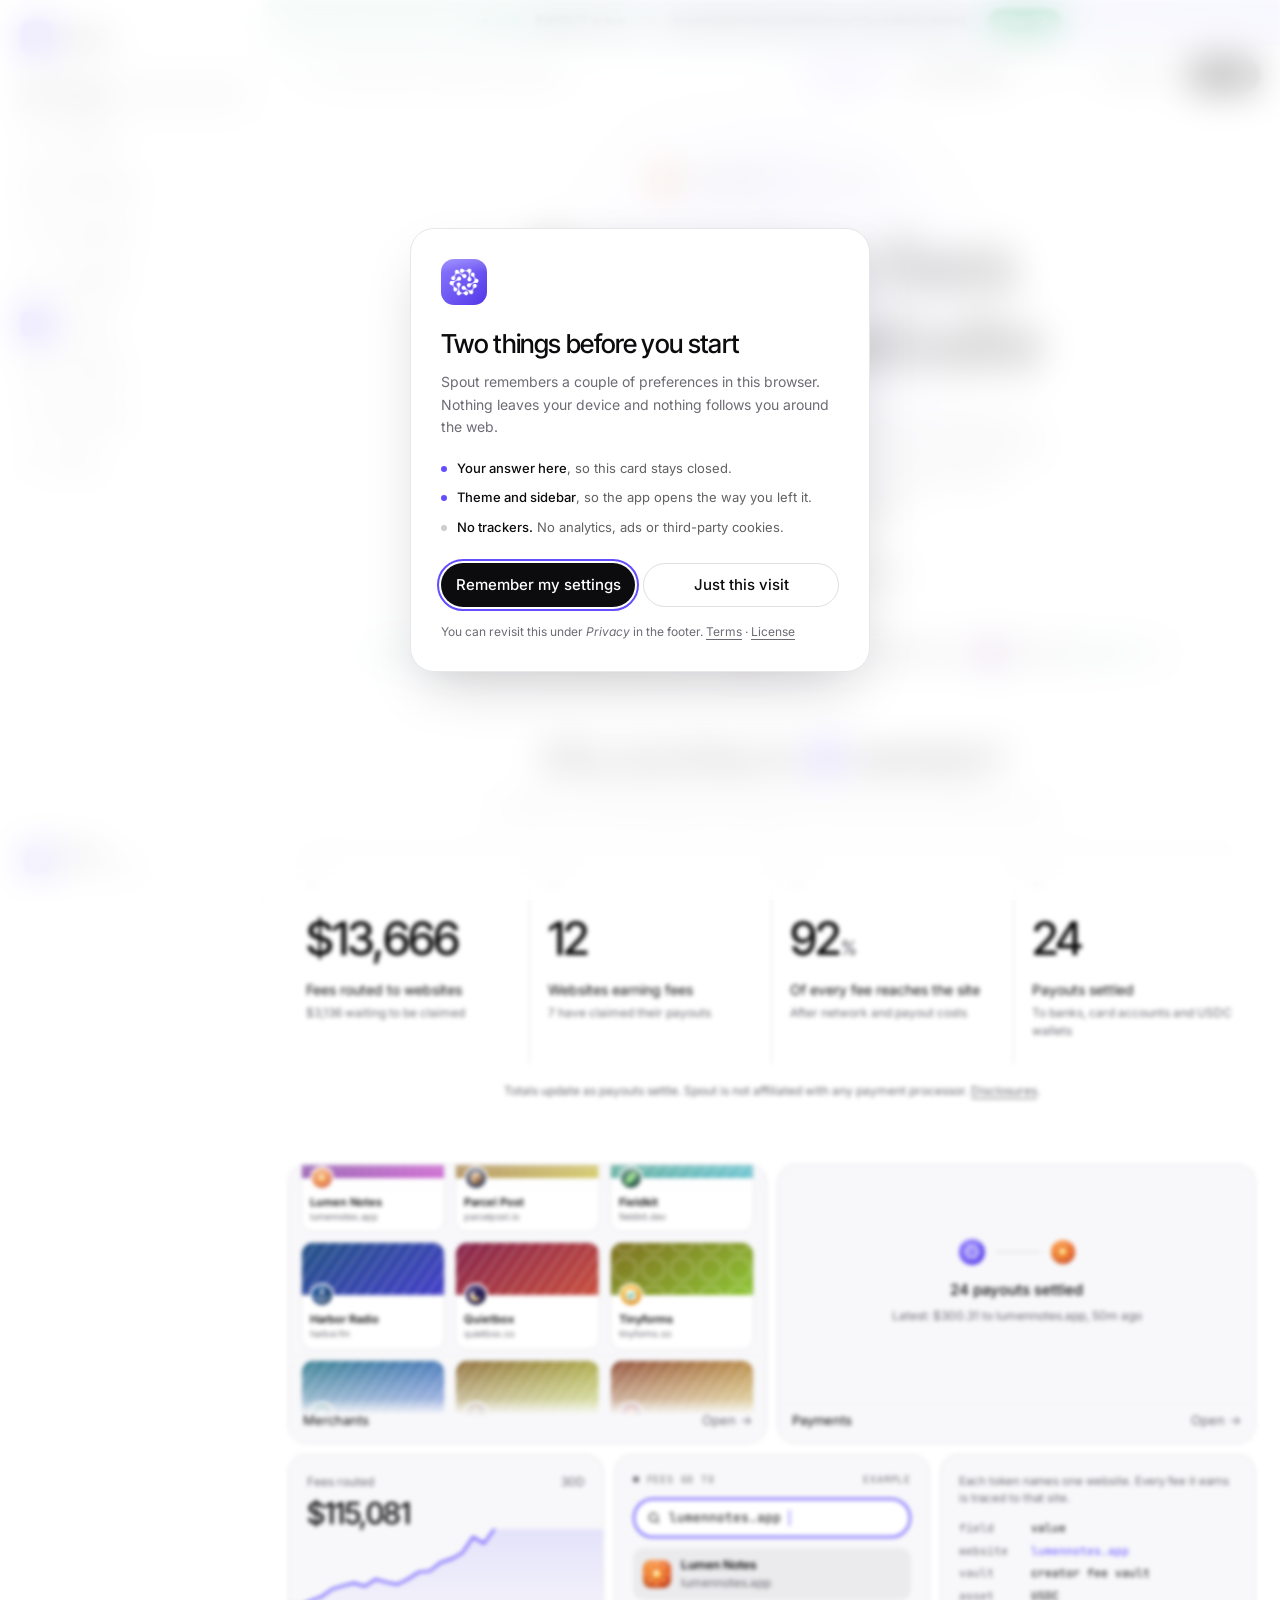
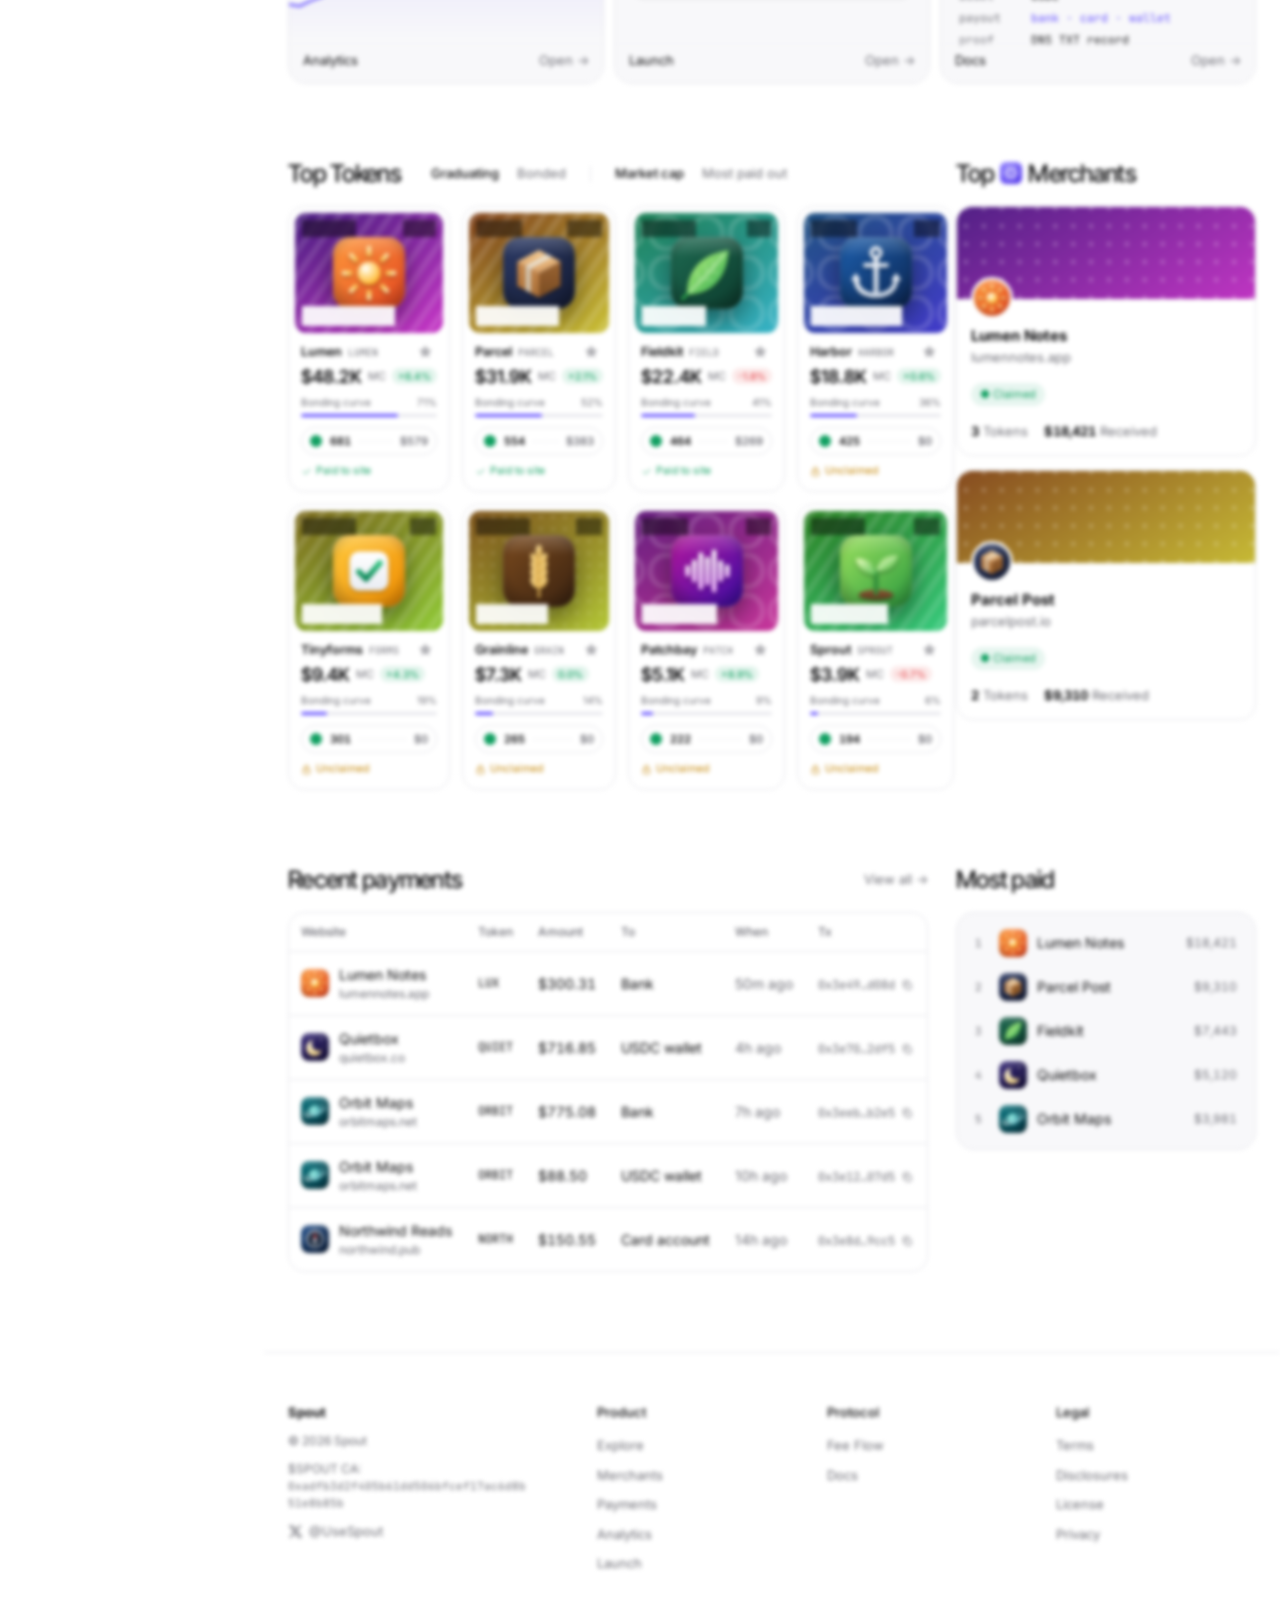
<file: index.html>
<!DOCTYPE html>
<html lang="en" class="dark">
<head>
<meta charset="utf-8">
<meta name="viewport" content="width=device-width, initial-scale=1">
<title>Spout — Point token fees at any website</title>
<meta name="description" content="Launch a token and point its creator fees at a real website. Spout collects the fees, converts them to dollars and pays the site that earned them.">
<meta name="theme-color" media="(prefers-color-scheme: dark)" content="#0B0B0C">
<meta name="theme-color" media="(prefers-color-scheme: light)" content="#FFFFFF">
<meta property="og:title" content="Spout — Point token fees at any website">
<meta property="og:description" content="Launch a token and point its creator fees at a real website.">
<meta property="og:type" content="website">
<link rel="icon" href="icon.svg" type="image/svg+xml">
<link rel="preconnect" href="https://fonts.googleapis.com">
<link rel="preconnect" href="https://fonts.gstatic.com" crossorigin>
<link rel="stylesheet" href="https://fonts.googleapis.com/css2?family=Inter+Tight:wght@400;500;600&family=Inter:wght@400;500;600&family=JetBrains+Mono:wght@400;500&display=swap">
<!-- Theme and consent are resolved before first paint so nothing flashes. -->
<script>(function(){var c=document.documentElement.classList,t;try{t=localStorage.getItem("spout:theme")}catch(e){}var a=document.documentElement.getAttribute("data-theme");if(t!=="light"&&t!=="dark"&&(a==="light"||a==="dark"))t=a;if(t!=="light"&&t!=="dark"){t=matchMedia("(prefers-color-scheme: light)").matches?"light":"dark"}c.remove("dark","light");c.add(t);var k=null;try{k=localStorage.getItem("spout:consent")}catch(e){}if(!k){try{k=sessionStorage.getItem("spout:consent")}catch(e){}}if(!k)c.add("needs-consent");try{if(k==="all"&&localStorage.getItem("spout:sidebar")==="collapsed")c.add("sb-collapsed")}catch(e){}})();</script>
<link rel="stylesheet" href="styles.css">
</head>
<body>

<!-- consent gate -->
<div id="consent" role="dialog" aria-modal="true" aria-labelledby="consent-title">
  <div class="consent-card">
    <span class="logo-mark lg" aria-hidden="true"></span>
    <h2 id="consent-title" class="display">Two things before you start</h2>
    <p class="muted">Spout remembers a couple of preferences in this browser. Nothing leaves your device and nothing follows you around the web.</p>
    <ul class="consent-list">
      <li><i class="dot on"></i><span><b>Your answer here</b>, so this card stays closed.</span></li>
      <li><i class="dot on"></i><span><b>Theme and sidebar</b>, so the app opens the way you left it.</span></li>
      <li><i class="dot"></i><span><b>No trackers.</b> No analytics, ads or third-party cookies.</span></li>
    </ul>
    <div class="row-gap">
      <button type="button" class="btn btn-solid shine grow" id="consent-all">Remember my settings</button>
      <button type="button" class="btn btn-line grow" id="consent-min">Just this visit</button>
    </div>
    <p class="fine">You can revisit this under <em>Privacy</em> in the footer. <a href="#/docs/terms">Terms</a> · <a href="#/docs/license">License</a></p>
  </div>
</div>

<!-- wallet picker (EIP-6963 discovery, EIP-1193 connection) -->
<div id="wallet-modal" class="scrim" hidden>
  <div class="sheet" role="dialog" aria-modal="true" aria-labelledby="wm-title">
    <header class="sheet-head">
      <button type="button" class="icon-btn ring" id="wm-help" aria-label="What connecting does" aria-expanded="false">?</button>
      <h2 id="wm-title" class="display">Connect a wallet</h2>
      <button type="button" class="icon-btn ring accent" id="wm-close" aria-label="Close">✕</button>
    </header>
    <p id="wm-help-text" class="sheet-help" hidden>Connecting shares one thing with Spout: the address you choose. It can't move funds, and nothing is signed unless you are asked first.</p>
    <label class="field search-field"><svg viewBox="0 0 24 24" class="ic"><circle cx="11" cy="11" r="7"/><path d="m20 20-3.5-3.5"/></svg>
      <input id="wm-search" type="search" placeholder="Search wallets" aria-label="Search wallets"></label>
    <div id="wm-list" class="wallet-list" role="list"></div>
    <p id="wm-empty" class="sheet-empty" hidden>No wallet matches that name.</p>
    <footer class="sheet-foot" id="wm-status">Any EVM wallet · nothing is signed on connect</footer>
  </div>
</div>

<div id="toast" role="status" aria-live="polite"></div>

<a href="#main" class="skip">Skip to content</a>

<div class="shell">
  <aside class="sidebar" id="sidebar" aria-label="Primary">
    <a href="#/" class="brand" aria-label="Spout home"><span class="logo-mark" aria-hidden="true"></span><span class="brand-word">Spout</span></a>
    <nav id="nav" class="nav"></nav>
    <a class="sb-profile" href="#/docs" aria-label="About Spout">
      <span class="logo-mark sm" aria-hidden="true"></span>
      <span class="sb-profile-txt"><b>Spout</b><small>v1.0 · Preview</small></span>
    </a>
    <button type="button" id="sb-toggle" class="sb-toggle" aria-label="Collapse sidebar">«</button>
  </aside>

  <div class="main-col">
    <div class="live-bar" role="region" aria-label="Token launch">
      <span class="live-dot">Live</span>
      <b>$SPOUT is live</b>
      <span class="ca">CA <code class="ca-full">0xadfb3d2f405b61dd506bfcef17ac6d8b51e8b85b</code><code class="ca-short">0xadfb…b85b</code></span>
      <button type="button" class="ca-copy" data-copy="0xadfb3d2f405b61dd506bfcef17ac6d8b51e8b85b">Copy CA</button>
    </div>
    <header class="topbar">
      <button type="button" class="icon-btn mobile-only" id="menu-btn" aria-label="Open menu"><svg viewBox="0 0 24 24" class="ic"><path d="M4 7h16M4 12h16M4 17h16"/></svg></button>
      <div class="search" id="search">
        <svg viewBox="0 0 24 24" class="ic"><circle cx="11" cy="11" r="7"/><path d="m20 20-3.5-3.5"/></svg>
        <input id="search-input" type="text" placeholder="Search tokens, websites, addresses" role="combobox" aria-expanded="false" aria-controls="search-results" aria-autocomplete="list" autocomplete="off" aria-label="Search">
        <kbd>/</kbd>
        <div id="search-results" role="listbox" hidden></div>
      </div>
      <div class="preview-wrap">
        <button type="button" class="preview-pill" id="preview-btn" aria-expanded="false" aria-controls="preview-pop"><i></i>Preview</button>
        <div class="popover" id="preview-pop" role="dialog" aria-label="About the preview" hidden>
          <b>$SPOUT is live. The app is in preview.</b>
          <p>Markets, trades and payouts are simulated so you can try every flow. Connecting a wallet and signing messages are real, and nothing is ever sent on-chain.</p>
          <a class="link" href="#/docs/disclosures">Read the disclosures →</a>
        </div>
      </div>
      <a class="x-btn" href="https://x.com/UseSpout" target="_blank" rel="noopener noreferrer" aria-label="Spout on X" title="Follow @UseSpout on X"><svg viewBox="0 0 24 24" width="15" height="15" fill="currentColor" aria-hidden="true"><path d="M18.244 2.25h3.308l-7.227 8.26 8.502 11.24H16.17l-5.214-6.817L4.99 21.75H1.68l7.73-8.835L1.254 2.25H8.08l4.713 6.231zm-1.161 17.52h1.833L7.084 4.126H5.117z"/></svg><span>@UseSpout</span></a>
      <button type="button" class="icon-btn" id="theme-btn" aria-label="Toggle theme" title="Toggle theme (D)">
        <svg viewBox="0 0 24 24" class="ic sun"><circle cx="12" cy="12" r="4"/><path d="M12 2v2M12 20v2M4.9 4.9l1.4 1.4M17.7 17.7l1.4 1.4M2 12h2M20 12h2M4.9 19.1l1.4-1.4M17.7 6.3l1.4-1.4"/></svg>
        <svg viewBox="0 0 24 24" class="ic moon"><path d="M20 14.5A8 8 0 1 1 9.5 4a6.5 6.5 0 0 0 10.5 10.5Z"/></svg>
      </button>
      <div class="wallet-wrap">
        <button type="button" class="btn btn-line sm" id="wallet-btn" aria-expanded="false"><i class="status-dot"></i><span id="wallet-label">Connect</span></button>
        <div id="wallet-panel" class="popover" role="dialog" aria-label="Wallet" hidden></div>
      </div>
      <a href="#/launch" class="btn btn-solid sm hide-xs">Launch</a>
    </header>

    <main id="main" tabindex="-1"></main>

    <footer class="footer">
      <div class="foot-brand">
        <b>Spout</b>
        <small>© <span id="year"></span> Spout</small>
        <small class="muted">$SPOUT CA: <button type="button" class="link mono" data-copy="0xadfb3d2f405b61dd506bfcef17ac6d8b51e8b85b" style="font-size:11px;word-break:break-all">0xadfb3d2f405b61dd506bfcef17ac6d8b51e8b85b</button></small>
        <a class="x-foot" href="https://x.com/UseSpout" target="_blank" rel="noopener noreferrer"><svg viewBox="0 0 24 24" width="15" height="15" fill="currentColor" aria-hidden="true"><path d="M18.244 2.25h3.308l-7.227 8.26 8.502 11.24H16.17l-5.214-6.817L4.99 21.75H1.68l7.73-8.835L1.254 2.25H8.08l4.713 6.231zm-1.161 17.52h1.833L7.084 4.126H5.117z"/></svg><span>@UseSpout</span></a>
      </div>
      <div><h4>Product</h4><a href="#/explore">Explore</a><a href="#/merchants">Merchants</a><a href="#/payments">Payments</a><a href="#/analytics">Analytics</a><a href="#/launch">Launch</a></div>
      <div><h4>Protocol</h4><a href="#/flow">Fee Flow</a><a href="#/docs">Docs</a></div>
      <div><h4>Legal</h4><a href="#/docs/terms">Terms</a><a href="#/docs/disclosures">Disclosures</a><a href="#/docs/license">License</a><button type="button" class="link" id="privacy-btn">Privacy</button></div>
    </footer>
  </div>
</div>

<div id="drawer-scrim" hidden></div>

<script src="data.js"></script>
<script src="wallet.js"></script>
<script src="interactions.js"></script>
<script src="views.js"></script>
<script src="app.js"></script>
</body>
</html>
</file>
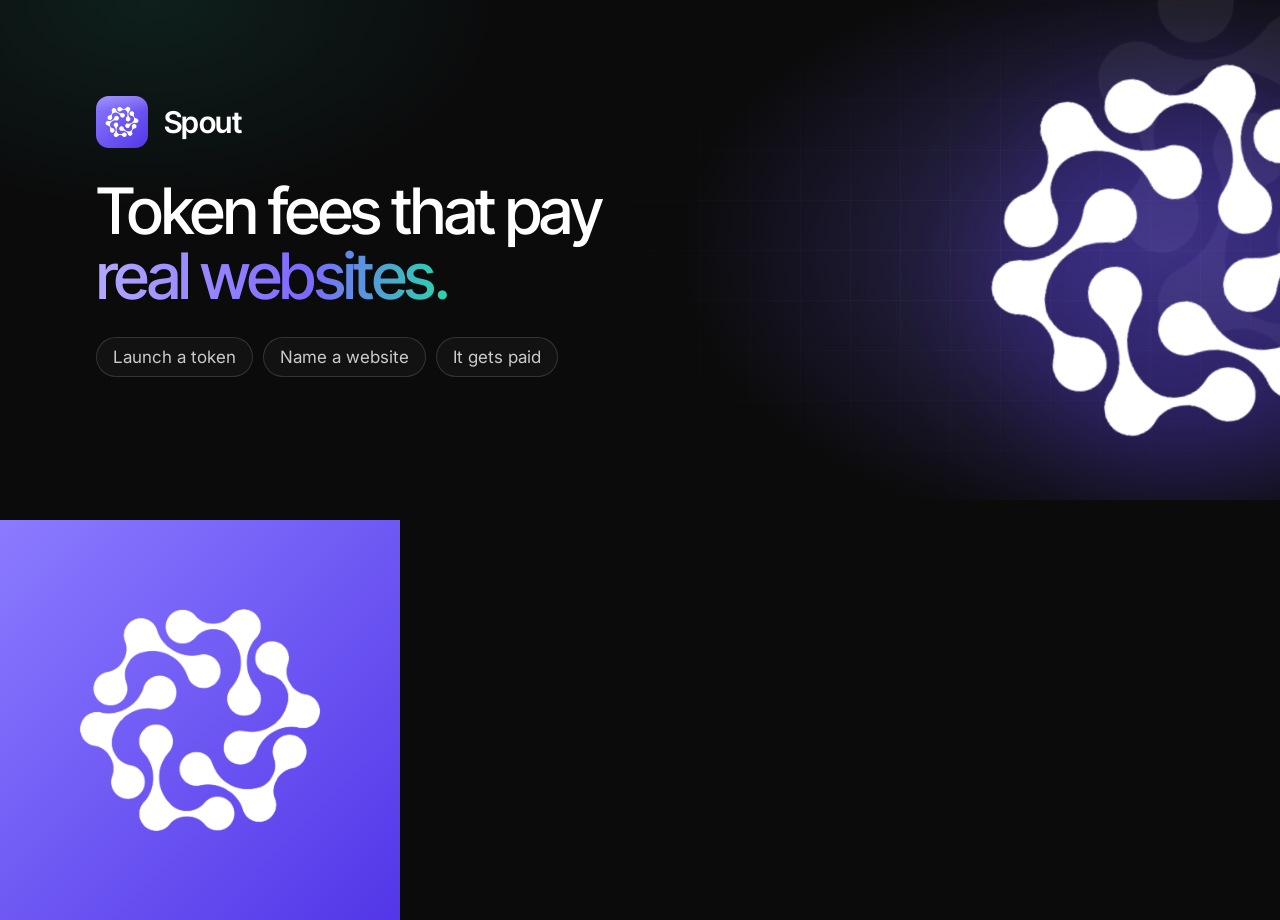
<file: brand/banner.html>
<!doctype html><html><head><meta charset="utf-8">
<link rel="stylesheet" href="https://fonts.googleapis.com/css2?family=Inter+Tight:wght@500;600&family=Inter:wght@400;500&display=swap">
<style>
  html,body{margin:0;background:#0B0B0C}
  .b{position:relative;width:1500px;height:500px;overflow:hidden;background:
     radial-gradient(700px 420px at 78% 50%, rgba(124,104,255,.38), transparent 70%),
     radial-gradient(500px 300px at 10% 0%, rgba(40,214,170,.10), transparent 70%), #0B0B0C;
     font-family:Inter,system-ui,sans-serif;color:#fff}
  .grid{position:absolute;inset:0;background-image:linear-gradient(rgba(255,255,255,.035) 1px,transparent 1px),linear-gradient(90deg,rgba(255,255,255,.035) 1px,transparent 1px);background-size:50px 50px;
     -webkit-mask-image:radial-gradient(800px 400px at 70% 50%,#000,transparent 75%)}
  .mark{position:absolute;right:120px;top:50%;width:400px;transform:translateY(-50%) rotate(-8deg);filter:drop-shadow(0 30px 60px rgba(82,54,232,.6))}
  .ghost{position:absolute;right:-140px;top:-120px;width:560px;opacity:.06;transform:rotate(20deg)}
  .txt{position:absolute;left:96px;top:96px;width:780px}
  .brand{display:flex;align-items:center;gap:16px;font:600 30px "Inter Tight",sans-serif;letter-spacing:-.02em}
  .brand img{width:52px;height:52px}
  h1{margin:30px 0 0;font:500 64px/1.02 "Inter Tight",sans-serif;letter-spacing:-.04em}
  h1 span{background:linear-gradient(90deg,#B3A8FF,#7C68FF 60%,#28D6AA);-webkit-background-clip:text;background-clip:text;color:transparent}
  .pills{display:flex;gap:10px;margin-top:28px}
  .pills div{padding:9px 16px;border:1px solid rgba(255,255,255,.14);border-radius:99px;font-size:17px;color:rgba(255,255,255,.78);background:rgba(255,255,255,.03)}
</style></head><body>
<div class="b" id="banner"><div class="grid"></div>
  <img class="ghost" src="mark-white.png" alt="">
  <img class="mark" src="mark-white.png" alt="">
  <div class="txt">
    <div class="brand"><img src="../icon.svg" alt="">Spout</div>
    <h1>Token fees that pay<br><span>real websites.</span></h1>
    <div class="pills"><div>Launch a token</div><div>Name a website</div><div>It gets paid</div></div>
  </div>
</div>
<div id="avatar" style="width:400px;height:400px;margin-top:20px;display:flex;align-items:center;justify-content:center;background:linear-gradient(135deg,#8B7BFF,#5236E8)">
  <img src="mark-white.png" style="width:250px" alt="">
</div>
</body></html>
</file>
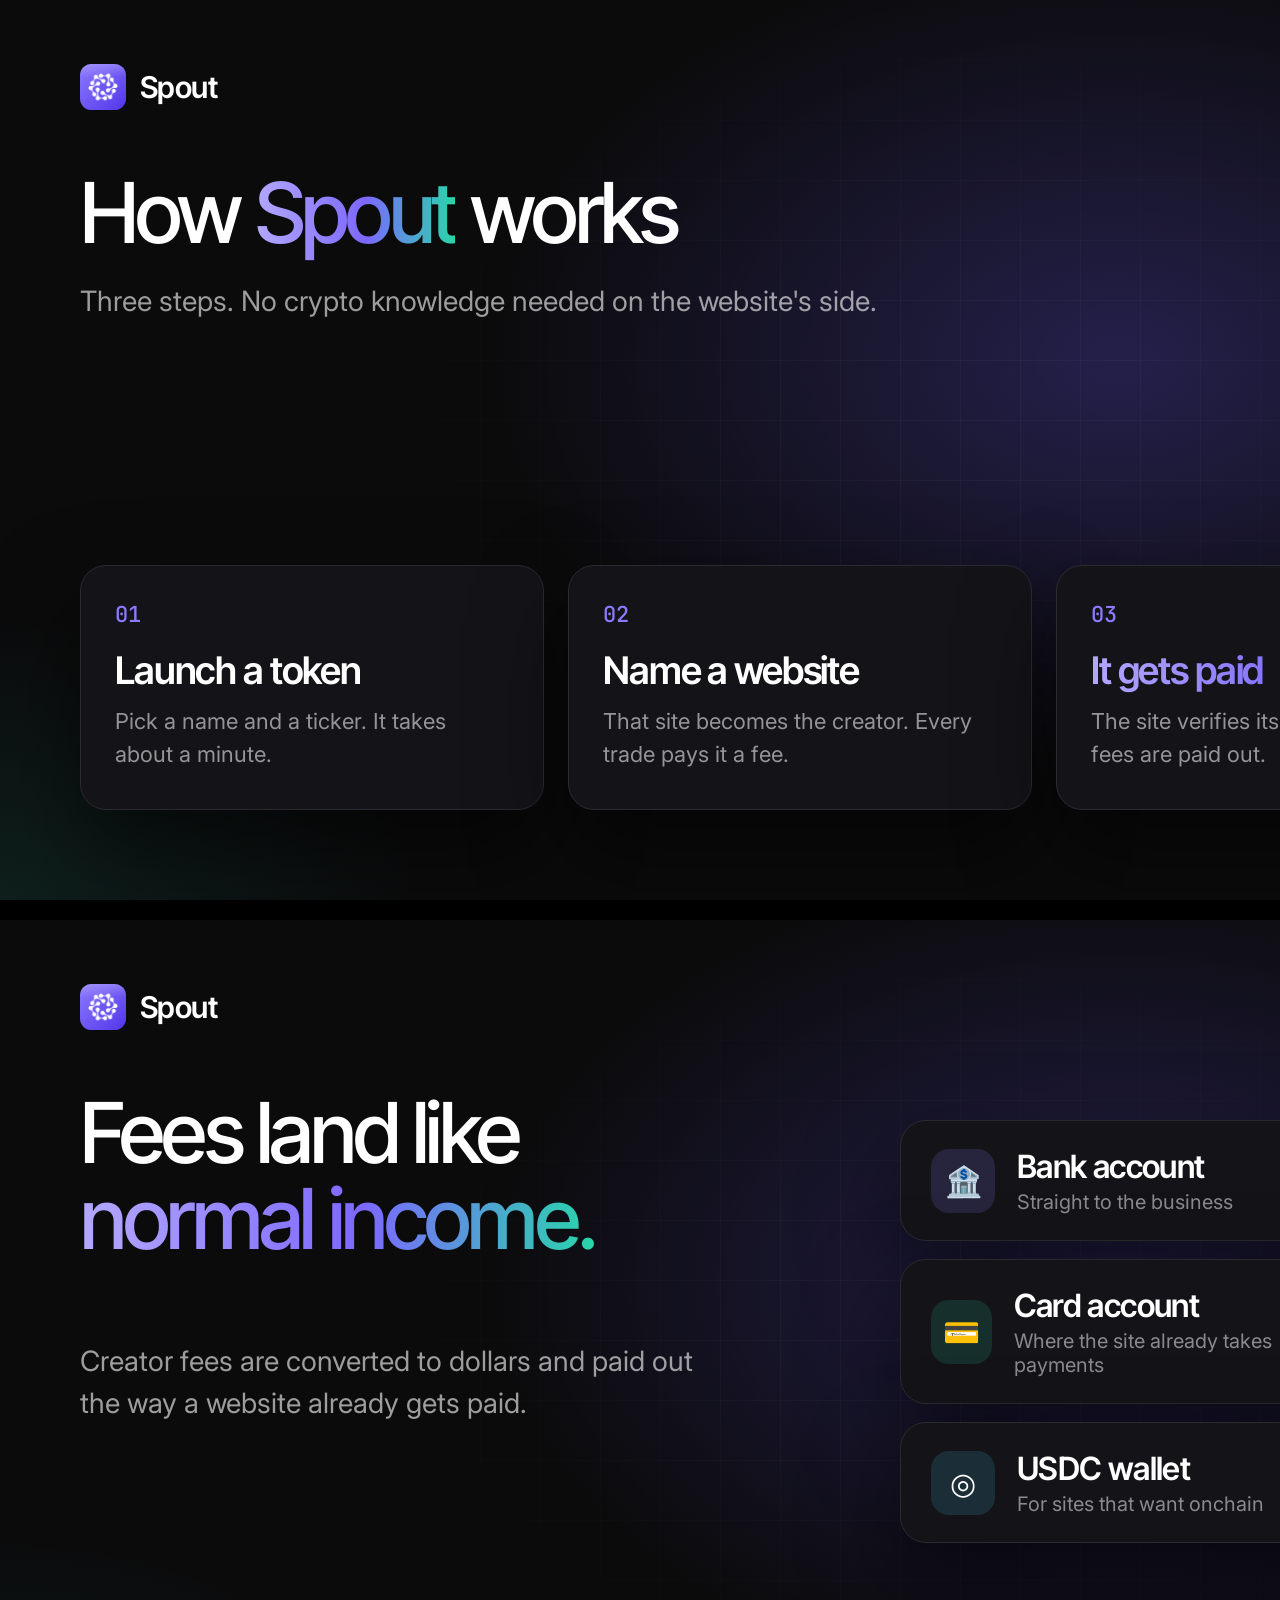
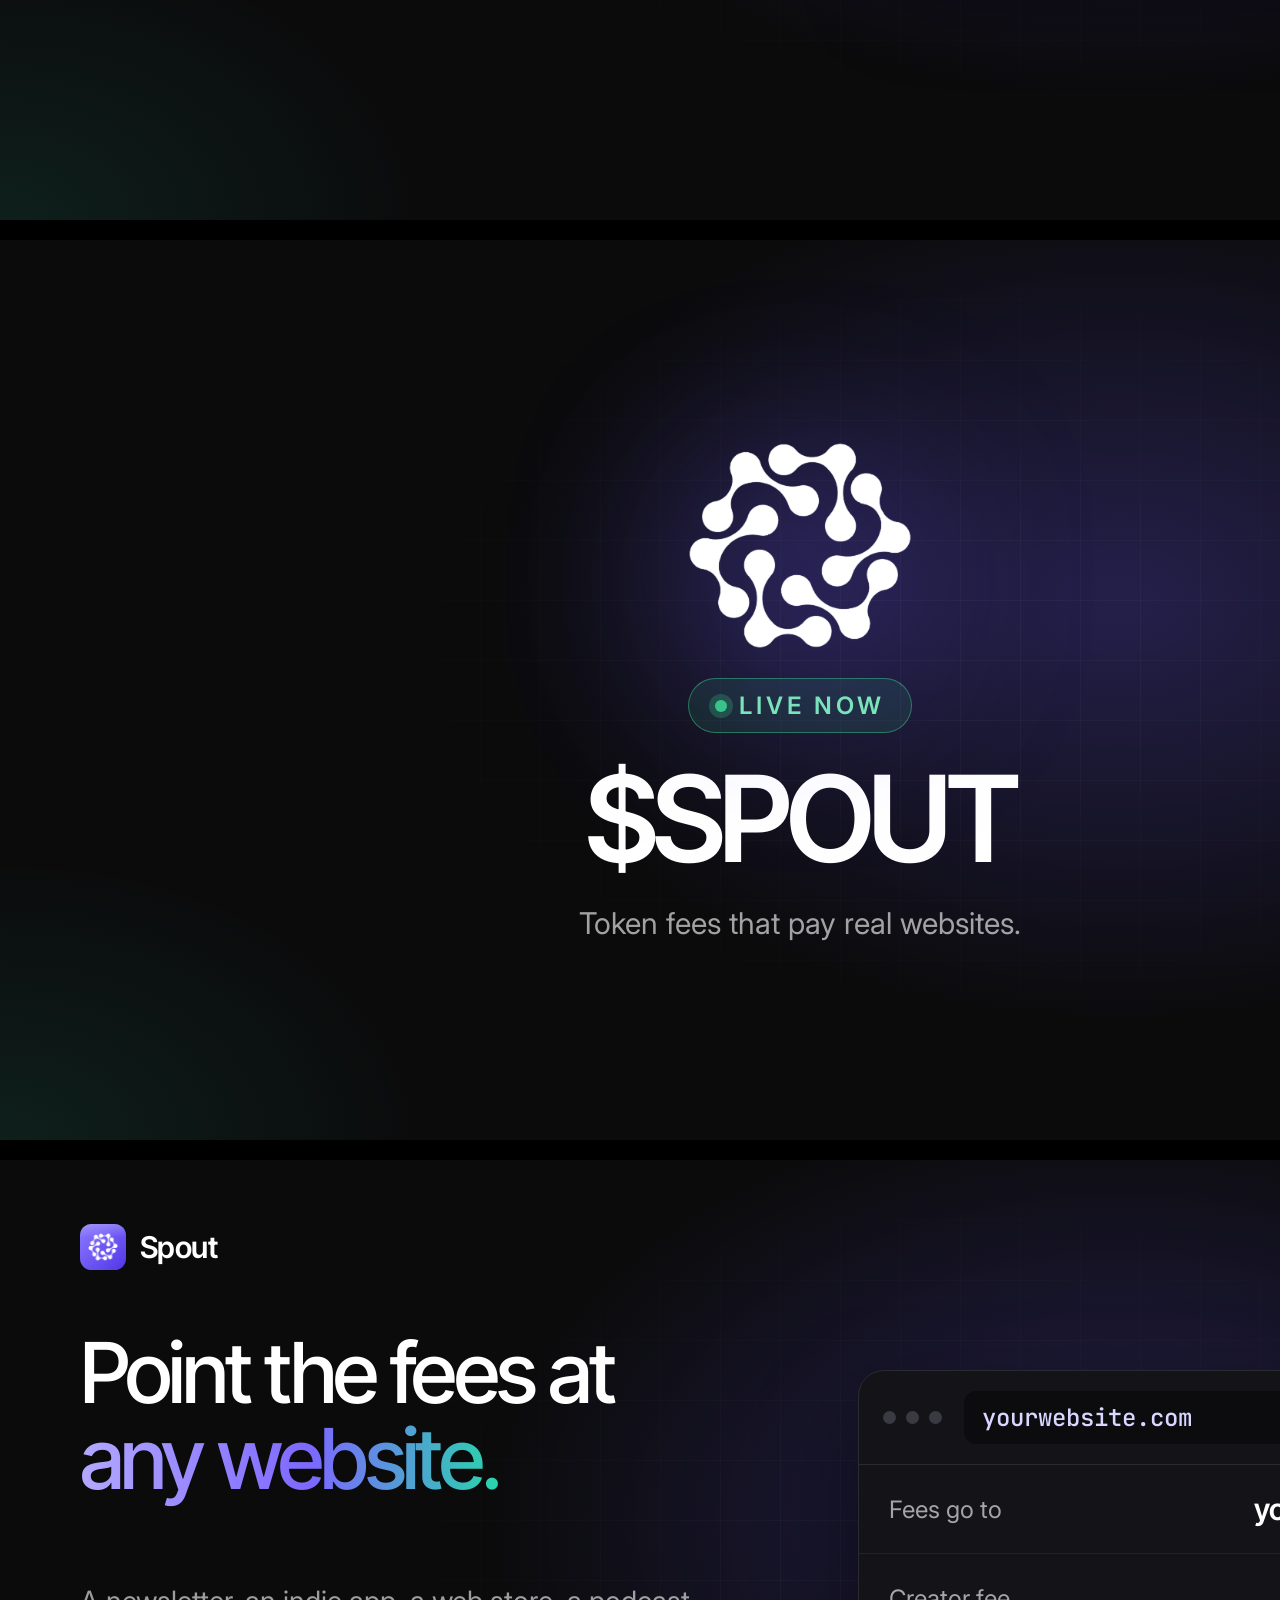
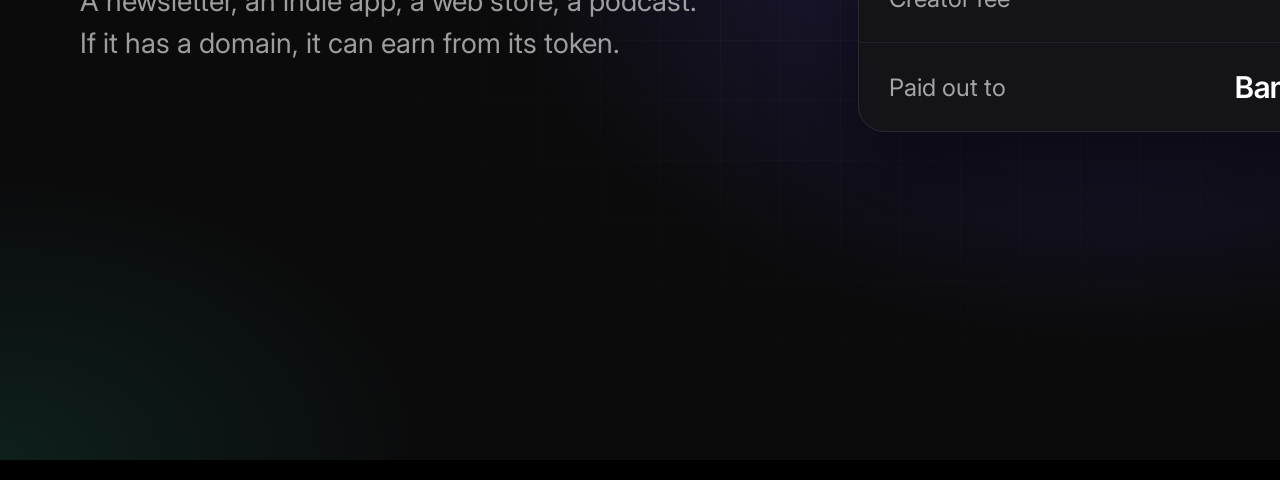
<file: brand/posts.html>
<!doctype html><html><head><meta charset="utf-8">
<link rel="stylesheet" href="https://fonts.googleapis.com/css2?family=Inter+Tight:wght@500;600&family=Inter:wght@400;500;600&family=JetBrains+Mono:wght@500&display=swap">
<style>
  html,body{margin:0;background:#000}
  .p{position:relative;width:1600px;height:900px;overflow:hidden;margin-bottom:20px;font-family:Inter,sans-serif;color:#fff;
     background:radial-gradient(900px 600px at 70% 40%, rgba(110,90,255,.26), transparent 70%), radial-gradient(600px 400px at 0% 100%, rgba(40,214,170,.10), transparent 70%), #0B0B0C}
  .grid{position:absolute;inset:0;background-image:linear-gradient(rgba(255,255,255,.035) 1px,transparent 1px),linear-gradient(90deg,rgba(255,255,255,.035) 1px,transparent 1px);background-size:60px 60px;
     -webkit-mask-image:radial-gradient(900px 600px at 60% 45%,#000,transparent 80%)}
  .brand{position:absolute;left:80px;top:64px;display:flex;align-items:center;gap:14px;font:600 30px "Inter Tight",sans-serif;letter-spacing:-.02em}
  .brand img{width:46px}
  .handle{position:absolute;right:80px;top:74px;font:500 22px Inter,sans-serif;color:rgba(255,255,255,.5)}
  h1{position:absolute;left:80px;top:170px;margin:0;font:500 84px/1.02 "Inter Tight",sans-serif;letter-spacing:-.045em}
  .grad{background:linear-gradient(90deg,#B3A8FF,#7C68FF 55%,#28D6AA);-webkit-background-clip:text;background-clip:text;color:transparent}
  .sub{position:absolute;left:80px;font:400 28px/1.5 Inter,sans-serif;color:rgba(255,255,255,.6)}
  .card{border-radius:26px;background:#141418;border:1px solid #2A2A31;box-shadow:0 40px 90px rgba(0,0,0,.55)}
  /* post 1: steps */
  .steps{position:absolute;left:80px;right:80px;bottom:90px;display:grid;grid-template-columns:repeat(3,1fr);gap:24px}
  .steps .card{padding:34px 34px 38px}
  .steps em{font:500 22px "JetBrains Mono",monospace;font-style:normal;color:#8A7AFF}
  .steps b{display:block;margin-top:18px;font:600 38px "Inter Tight",sans-serif;letter-spacing:-.03em}
  .steps p{margin:12px 0 0;font-size:22px;line-height:1.5;color:rgba(255,255,255,.55)}
  /* post 2: payouts */
  .rails{position:absolute;right:80px;top:200px;width:620px;display:grid;gap:18px}
  .rail{display:flex;align-items:center;gap:22px;padding:26px 30px}
  .rail .ic{width:64px;height:64px;border-radius:18px;display:flex;align-items:center;justify-content:center;font-size:30px}
  .rail b{font:600 32px "Inter Tight",sans-serif;letter-spacing:-.02em}
  .rail small{display:block;font-size:20px;color:rgba(255,255,255,.5);margin-top:4px}
  .rail .ok{margin-left:auto;font:600 18px Inter,sans-serif;color:#34CD80;background:rgba(52,205,128,.12);padding:8px 14px;border-radius:99px}
  /* post 3: live */
  .live{position:absolute;inset:0;display:flex;flex-direction:column;align-items:center;justify-content:center;gap:26px;text-align:center}
  .live img{width:230px;filter:drop-shadow(0 30px 90px rgba(110,90,255,.8))}
  .live .tag{display:inline-flex;align-items:center;gap:12px;padding:12px 26px;border-radius:99px;border:1px solid rgba(52,205,128,.5);background:rgba(52,205,128,.12);font:600 24px Inter,sans-serif;letter-spacing:.16em;text-transform:uppercase;color:#7CF0B5}
  .live .tag i{width:12px;height:12px;border-radius:9px;background:#34CD80;box-shadow:0 0 0 6px rgba(52,205,128,.25)}
  .live h2{margin:0;font:600 120px/1 "Inter Tight",sans-serif;letter-spacing:-.05em}
  .live p{margin:0;font-size:30px;color:rgba(255,255,255,.62)}
  /* post 4: browser */
  .browser{position:absolute;right:80px;top:210px;width:660px}
  .browser .bar{display:flex;align-items:center;gap:10px;padding:20px 24px;border-bottom:1px solid #2A2A31}
  .browser .dot{width:13px;height:13px;border-radius:9px;background:#3A3A42}
  .browser .url{flex:1;margin-left:12px;padding:11px 18px;border-radius:12px;background:#0C0C0F;font:500 24px "JetBrains Mono",monospace;color:#d9d6ff}
  .browser .row{display:flex;justify-content:space-between;align-items:center;padding:26px 30px;border-bottom:1px solid #222228;font-size:24px;color:rgba(255,255,255,.62)}
  .browser .row:last-child{border-bottom:0}
  .browser .row b{color:#fff;font:600 30px "Inter Tight",sans-serif}
</style></head><body>

<div class="p" id="p1"><div class="grid"></div>
  <div class="brand"><img src="../icon.svg" alt="">Spout</div><div class="handle">@UseSpout</div>
  <h1>How <span class="grad">Spout</span> works</h1>
  <div class="sub" style="top:280px">Three steps. No crypto knowledge needed on the website's side.</div>
  <div class="steps">
    <div class="card"><em>01</em><b>Launch a token</b><p>Pick a name and a ticker. It takes about a minute.</p></div>
    <div class="card"><em>02</em><b>Name a website</b><p>That site becomes the creator. Every trade pays it a fee.</p></div>
    <div class="card"><em>03</em><b class="grad">It gets paid</b><p>The site verifies its domain once and fees are paid out.</p></div>
  </div>
</div>

<div class="p" id="p2"><div class="grid"></div>
  <div class="brand"><img src="../icon.svg" alt="">Spout</div><div class="handle">@UseSpout</div>
  <h1>Fees land like<br><span class="grad">normal income.</span></h1>
  <div class="sub" style="top:420px;width:640px">Creator fees are converted to dollars and paid out the way a website already gets paid.</div>
  <div class="rails">
    <div class="card rail"><span class="ic" style="background:rgba(138,122,255,.16)">🏦</span><div><b>Bank account</b><small>Straight to the business</small></div><span class="ok">Supported</span></div>
    <div class="card rail"><span class="ic" style="background:rgba(40,214,170,.14)">💳</span><div><b>Card account</b><small>Where the site already takes payments</small></div><span class="ok">Supported</span></div>
    <div class="card rail"><span class="ic" style="background:rgba(76,201,240,.14)">◎</span><div><b>USDC wallet</b><small>For sites that want onchain</small></div><span class="ok">Supported</span></div>
  </div>
</div>

<div class="p" id="p3"><div class="grid"></div>
  <div class="live"><img src="mark-white.png" alt=""><span class="tag"><i></i>Live now</span><h2>$SPOUT</h2><p>Token fees that pay real websites.</p></div>
</div>

<div class="p" id="p4"><div class="grid"></div>
  <div class="brand"><img src="../icon.svg" alt="">Spout</div><div class="handle">@UseSpout</div>
  <h1>Point the fees at<br><span class="grad">any website.</span></h1>
  <div class="sub" style="top:420px;width:620px">A newsletter, an indie app, a web store, a podcast. If it has a domain, it can earn from its token.</div>
  <div class="card browser"><div class="bar"><span class="dot"></span><span class="dot"></span><span class="dot"></span><span class="url">yourwebsite.com</span></div>
    <div class="row">Fees go to<b>yourwebsite.com</b></div>
    <div class="row">Creator fee<b>1.00%</b></div>
    <div class="row">Paid out to<b>Bank · Card · USDC</b></div>
  </div>
</div>
</body></html>
</file>
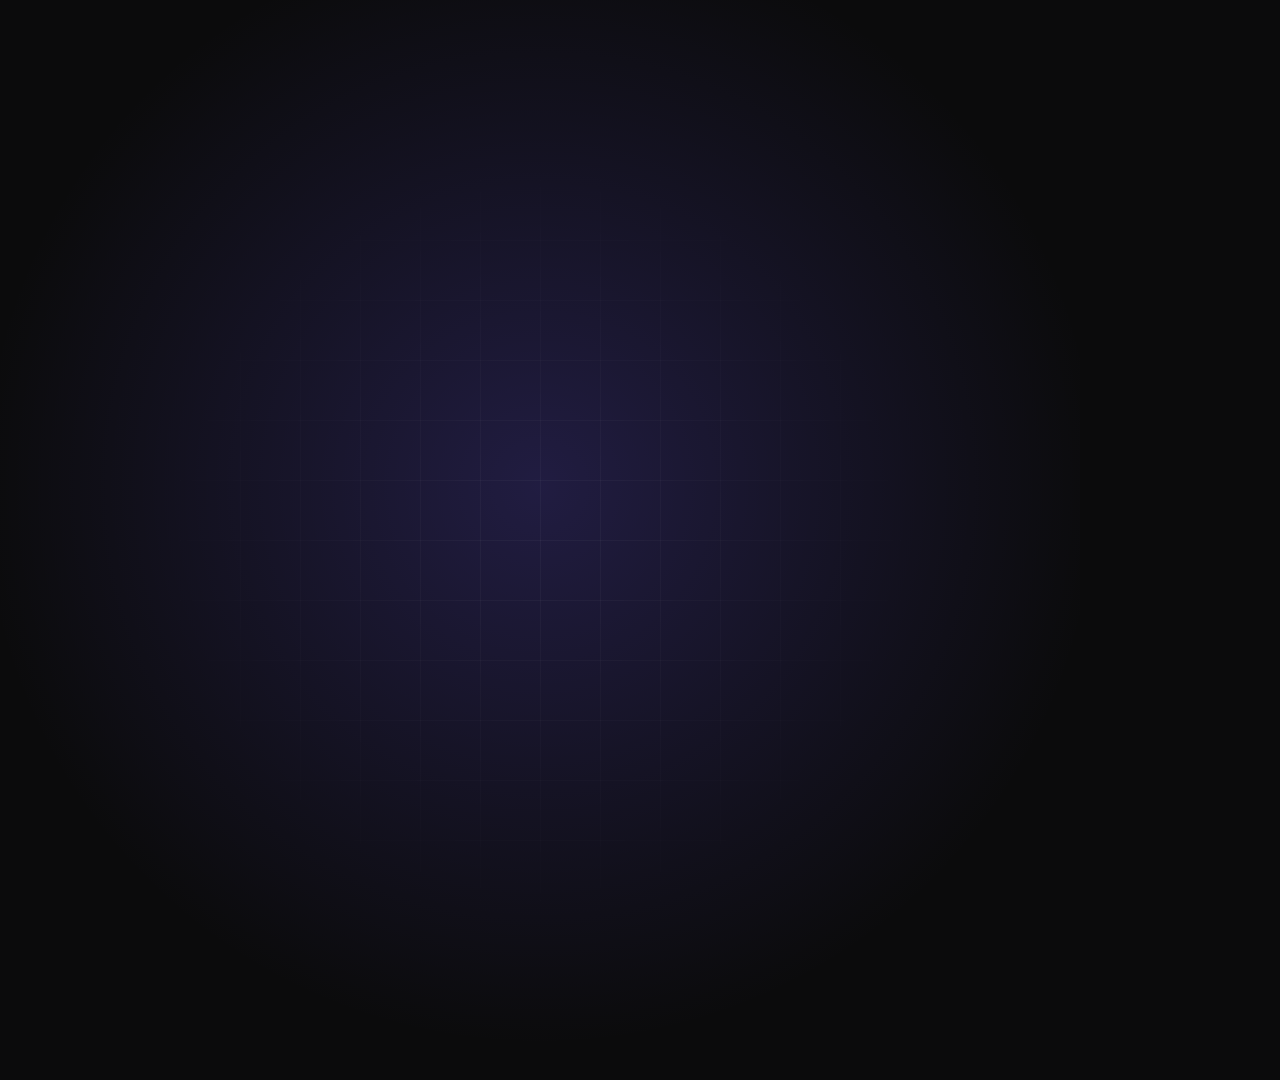
<file: brand/teaser.html>
<!doctype html><html><head><meta charset="utf-8">
<link rel="stylesheet" href="https://fonts.googleapis.com/css2?family=Inter+Tight:wght@500;600&family=Inter:wght@400;500;600&family=JetBrains+Mono:wght@500&display=swap">
<style>
  html,body{margin:0;background:#0B0B0C}
  #v{position:relative;width:1080px;height:1080px;overflow:hidden;font-family:Inter,sans-serif;color:#fff;
     background:radial-gradient(800px 800px at 50% 45%, rgba(110,90,255,.22), transparent 70%), #0B0B0C}
  .grid{position:absolute;inset:0;background-image:linear-gradient(rgba(255,255,255,.04) 1px,transparent 1px),linear-gradient(90deg,rgba(255,255,255,.04) 1px,transparent 1px);
     background-size:60px 60px;-webkit-mask-image:radial-gradient(520px 520px at 50% 50%,#000,transparent 80%)}
  .abs{position:absolute;left:0;right:0;text-align:center;opacity:0}
  .big{font:500 76px/1.05 "Inter Tight",sans-serif;letter-spacing:-.04em}
  .grad{background:linear-gradient(90deg,#B3A8FF,#7C68FF 55%,#28D6AA);-webkit-background-clip:text;background-clip:text;color:transparent}
  .muted{color:rgba(255,255,255,.55)}
  #mark{position:absolute;left:50%;top:50%;width:360px;margin:-180px 0 0 -180px;opacity:0;filter:drop-shadow(0 30px 80px rgba(110,90,255,.7))}
  #browser{position:absolute;left:190px;top:520px;width:700px;border-radius:22px;background:#17171B;border:1px solid #2A2A31;opacity:0;box-shadow:0 40px 80px rgba(0,0,0,.6)}
  #browser .bar{display:flex;align-items:center;gap:10px;padding:18px 22px;border-bottom:1px solid #2A2A31}
  #browser .dot{width:12px;height:12px;border-radius:9px;background:#3A3A42}
  #url{flex:1;margin-left:14px;padding:10px 18px;border-radius:12px;background:#0F0F12;font:500 24px "JetBrains Mono",monospace;color:#d9d6ff}
  #browser .body{display:flex;align-items:center;justify-content:space-between;padding:30px 30px 34px}
  #browser .body span{font-size:24px;color:rgba(255,255,255,.6)}
  #earn{font:600 54px "Inter Tight",sans-serif;color:#34CD80;letter-spacing:-.02em}
  #flow{position:absolute;left:60px;right:60px;top:470px;display:flex;align-items:center;justify-content:space-between;opacity:0}
  .node{width:200px;height:150px;border-radius:24px;background:#17171B;border:1px solid #2A2A31;display:flex;flex-direction:column;align-items:center;justify-content:center;gap:10px;font:600 26px "Inter Tight",sans-serif}
  .node small{font:500 18px Inter,sans-serif;color:rgba(255,255,255,.5)}
  .node i{font-style:normal;font-size:38px}
  .wire{position:relative;flex:1;height:4px;margin:0 12px;background:#2A2A31;border-radius:4px;overflow:hidden}
  .wire b{position:absolute;top:0;height:100%;width:40%;background:linear-gradient(90deg,transparent,#8A7AFF,#28D6AA);border-radius:4px}
  .step{position:absolute;left:0;right:0;text-align:center;font:500 72px/1 "Inter Tight",sans-serif;letter-spacing:-.04em;opacity:0}
  .step em{font-style:normal;font:600 28px "JetBrains Mono",monospace;color:#8A7AFF;display:block;margin-bottom:16px;letter-spacing:0}
  #end{position:absolute;inset:0;display:flex;flex-direction:column;align-items:center;justify-content:center;gap:26px;opacity:0}
  #end img{width:250px;filter:drop-shadow(0 30px 80px rgba(110,90,255,.75))}
  #end h1{margin:0;font:600 120px/1 "Inter Tight",sans-serif;letter-spacing:-.05em}
  #end .soon{padding:14px 30px;border-radius:99px;border:1px solid rgba(138,122,255,.5);background:rgba(138,122,255,.12);font:600 26px Inter,sans-serif;letter-spacing:.18em;text-transform:uppercase;color:#C9C1FF}
  #end .h{font:500 28px Inter,sans-serif;color:rgba(255,255,255,.6)}
  #flash{position:absolute;inset:0;background:#fff;opacity:0;pointer-events:none}
</style></head><body>
<div id="v"><div class="grid"></div>
  <img id="mark" src="mark-white.png" alt="">
  <div class="abs big" id="l1" style="top:400px">Every trade pays a fee.</div>
  <div class="abs big muted" id="l2" style="top:520px">Usually it ends up in a wallet.</div>
  <div class="abs big" id="l3" style="top:300px">What if it paid<br><span class="grad">a website</span> instead?</div>
  <div id="browser"><div class="bar"><span class="dot"></span><span class="dot"></span><span class="dot"></span><span id="url"></span></div>
    <div class="body"><span>Earned from fees</span><span id="earn">$0.00</span></div></div>
  <div class="abs big" id="l4" style="top:250px">Trade → fee → <span class="grad">website</span></div>
  <div id="flow">
    <div class="node"><i>⇄</i>Trade<small>buy or sell</small></div><div class="wire"><b id="w1"></b></div>
    <div class="node"><i>%</i>Fee<small>creator fee</small></div><div class="wire"><b id="w2"></b></div>
    <div class="node"><i>◎</i>Website<small>the one you name</small></div>
  </div>
  <div class="abs" id="l5" style="top:700px;font:500 32px Inter,sans-serif;color:rgba(255,255,255,.7)">Paid out to a bank, card account or USDC wallet.</div>
  <div class="step" id="s1" style="top:330px"><em>01</em>Launch a token.</div>
  <div class="step" id="s2" style="top:490px"><em>02</em>Name a website.</div>
  <div class="step" id="s3" style="top:650px"><em>03</em><span class="grad">It gets paid.</span></div>
  <div id="end"><img src="mark-white.png" alt=""><h1>Spout</h1><div class="soon">Coming soon</div><div class="h">x.com/UseSpout</div></div>
  <div id="flash"></div>
</div>
<script>
const $ = (id) => document.getElementById(id);
const clamp = (x) => Math.max(0, Math.min(1, x));
const ease = (x) => 1 - Math.pow(1 - clamp(x), 3);
/* in/out envelope: fades in over `fi` seconds from a, holds, fades out over `fo` before b */
const env = (t, a, b, fi = .5, fo = .5) => Math.min(ease((t - a) / fi), ease((b - t) / fo));
function set(el, o, y = 0, s = 1, extra = '') { el.style.opacity = o; el.style.transform = `translateY(${y}px) scale(${s}) ${extra}`; }

window.render = function (t) {
  /* 0–3.4  emblem reveal */
  const m = env(t, .2, 3.4, 1.2, .6);
  $('mark').style.opacity = m;
  $('mark').style.transform = `scale(${.6 + .4 * ease((t - .2) / 1.6)}) rotate(${-90 + 90 * ease((t - .2) / 2.2) + t * 4}deg)`;

  /* 3.4–7.4 the problem */
  const a1 = env(t, 3.5, 7.4, .6, .5), a2 = env(t, 4.8, 7.4, .6, .5);
  set($('l1'), a1, 30 * (1 - ease((t - 3.5) / .6)));
  set($('l2'), a2, 30 * (1 - ease((t - 4.8) / .6)));

  /* 7.6–12.4 the idea + typed URL + earnings ticking */
  const b = env(t, 7.6, 12.4, .6, .5);
  set($('l3'), b, 30 * (1 - ease((t - 7.6) / .6)));
  const br = env(t, 8.4, 12.4, .6, .5);
  set($('browser'), br, 60 * (1 - ease((t - 8.4) / .7)));
  const url = 'yourwebsite.com', n = Math.floor(clamp((t - 8.9) / 1.2) * url.length);
  $('url').textContent = url.slice(0, n) + ((t * 2 | 0) % 2 && n < url.length + 1 ? '|' : '');
  const e = clamp((t - 10.1) / 2.2);
  $('earn').textContent = '$' + (e * e * 1284.5).toLocaleString('en-US', { minimumFractionDigits: 2, maximumFractionDigits: 2 });

  /* 12.6–17 the flow */
  const c = env(t, 12.6, 17, .6, .5);
  set($('l4'), c, 30 * (1 - ease((t - 12.6) / .6)));
  set($('flow'), env(t, 13, 17, .6, .5), 40 * (1 - ease((t - 13) / .7)));
  const p = ((t - 13) * .9) % 1.4 - .4;
  $('w1').style.left = (p * 100) + '%'; $('w2').style.left = (((t - 13.3) * .9) % 1.4 - .4) * 100 + '%';
  set($('l5'), env(t, 14.4, 17, .6, .5), 20 * (1 - ease((t - 14.4) / .6)));

  /* 17.2–20.8 three steps */
  [['s1', 17.2], ['s2', 18.1], ['s3', 19]].forEach(([id, s]) => set($(id), env(t, s, 20.8, .5, .45), 40 * (1 - ease((t - s) / .55)), .96 + .04 * ease((t - s) / .55)));

  /* 20.8–24 end card */
  $('flash').style.opacity = Math.max(0, .25 - Math.abs(t - 20.9) * 1.2);
  const d = ease((t - 20.9) / .8);
  set($('end'), d, 30 * (1 - d), .97 + .03 * d);
  $('end').querySelector('img').style.transform = `rotate(${t * 6}deg)`;
};
render(0);
</script></body></html>
</file>
<file: styles.css>
/* Spout — tokens, layout, components, motion. */

:root {
  --bg: 255 255 255;
  --fg: 12 12 14;
  --muted: 108 108 116;
  --card: 248 248 250;
  --line: 230 230 235;
  --accent: 98 78 255;
  --accent-2: 0 184 148;
  --good: 18 160 98;
  --warn: 196 132 0;
  --shadow: 0 24px 60px -20px rgb(20 20 40 / .25);
  --sb-w: 264px;
  --radius: 18px;
  --ease: cubic-bezier(.22, 1, .36, 1);
  color-scheme: light;
}
:root.dark {
  --bg: 11 11 12;
  --fg: 246 246 248;
  --muted: 140 140 150;
  --card: 21 21 24;
  --line: 36 36 41;
  --accent: 138 122 255;
  --accent-2: 40 214 170;
  --good: 52 205 128;
  --warn: 240 178 60;
  --shadow: 0 24px 60px -20px rgb(0 0 0 / .7);
  color-scheme: dark;
}

*, *::before, *::after { box-sizing: border-box; }
html, body { margin: 0; background: rgb(var(--bg)); color: rgb(var(--fg)); }
body {
  font: 400 15px/1.5 Inter, ui-sans-serif, system-ui, sans-serif;
  -webkit-font-smoothing: antialiased; overflow-x: hidden;
  transition: background-color .3s ease, color .3s ease;
}
a { color: inherit; text-decoration: none; }
button { font: inherit; color: inherit; background: none; border: 0; padding: 0; cursor: pointer; }
input, select, textarea { font: inherit; color: inherit; }
img { display: block; max-width: 100%; }
h1, h2, h3, h4 { margin: 0; font-weight: 500; }
p { margin: 0; }
.display { font-family: "Inter Tight", Inter, sans-serif; letter-spacing: -.025em; }
.mono { font-family: "JetBrains Mono", ui-monospace, monospace; }
.num { font-variant-numeric: tabular-nums; }
.muted { color: rgb(var(--muted)); }
.accent { color: rgb(var(--accent)); }
.good { color: rgb(var(--good)); }
.ic { width: 18px; height: 18px; fill: none; stroke: currentColor; stroke-width: 1.8; stroke-linecap: round; stroke-linejoin: round; flex-shrink: 0; }
:focus-visible { outline: 2px solid rgb(var(--accent)); outline-offset: 2px; border-radius: 6px; }
.skip { position: fixed; left: 12px; top: -60px; z-index: 200; background: rgb(var(--fg)); color: rgb(var(--bg)); padding: 8px 14px; border-radius: 999px; }
.skip:focus { top: 12px; }
::selection { background: rgb(var(--accent) / .3); }

/* ---- logo ---- */
.logo-mark { --s: 34px; width: var(--s); height: var(--s); border-radius: 10px; display: inline-block; flex-shrink: 0;
  background: rgb(var(--accent)) url("icon.svg") center/100% no-repeat; }
.logo-mark.sm { --s: 28px; border-radius: 8px; }
.logo-mark.lg { --s: 46px; border-radius: 13px; margin-bottom: 18px; }
.logo-inline { --s: 1em; width: .92em; height: .92em; border-radius: .24em; vertical-align: -.1em; margin: 0 .08em; }

/* ---- buttons ---- */
.btn { display: inline-flex; align-items: center; justify-content: center; gap: 8px; height: 44px; padding: 0 22px;
  border-radius: 999px; font-size: 15px; font-weight: 500; white-space: nowrap;
  transition: transform .2s var(--ease), box-shadow .2s ease, background-color .15s ease, border-color .15s ease, opacity .15s; }
.btn.sm { height: 36px; padding: 0 14px; font-size: 13px; }
.btn-solid { background: rgb(var(--fg)); color: rgb(var(--bg)); }
.btn-solid:hover { transform: translateY(-1px); box-shadow: 0 10px 26px rgb(var(--fg) / .2); }
.btn-accent { background: rgb(var(--accent)); color: #fff; }
.btn-accent:hover { transform: translateY(-1px); box-shadow: 0 10px 26px rgb(var(--accent) / .35); }
.btn-line { border: 1px solid rgb(var(--fg) / .13); }
.btn-line:hover { background: rgb(var(--card)); border-color: rgb(var(--fg) / .26); }
.btn:disabled { opacity: .45; cursor: not-allowed; transform: none; box-shadow: none; }
.grow { flex: 1; }
.shine { position: relative; overflow: hidden; isolation: isolate; }
.shine::after { content: ""; position: absolute; inset: 0; z-index: -1; transform: translateX(-120%);
  background: linear-gradient(100deg, transparent 35%, rgb(255 255 255 / .28) 50%, transparent 65%);
  animation: sheen 3.6s var(--ease) infinite 1s; }
:root.light .shine::after { background: linear-gradient(100deg, transparent 35%, rgb(255 255 255 / .35) 50%, transparent 65%); }
@keyframes sheen { 0% { transform: translateX(-120%); } 45%, 100% { transform: translateX(120%); } }
.icon-btn { width: 36px; height: 36px; display: inline-flex; align-items: center; justify-content: center; border-radius: 10px;
  color: rgb(var(--muted)); transition: background-color .15s, color .15s; flex-shrink: 0; }
.icon-btn:hover { background: rgb(var(--fg) / .06); color: rgb(var(--fg)); }
.icon-btn.ring { border: 1px solid rgb(var(--line)); border-radius: 999px; width: 32px; height: 32px; font-size: 13px; }
.icon-btn.ring.accent { border-color: rgb(var(--accent) / .5); color: rgb(var(--fg)); }
.link { color: rgb(var(--muted)); font-size: 13px; text-align: left; }
.link:hover { color: rgb(var(--fg)); }
.theme-btn .moon, #theme-btn .moon { display: none; }
:root.light #theme-btn .sun { display: none; }
:root.light #theme-btn .moon { display: block; }

/* ---- shell ---- */
.shell { display: flex; min-height: 100vh; }
.sidebar { position: sticky; top: 0; height: 100vh; width: var(--sb-w); flex-shrink: 0; display: flex; flex-direction: column;
  padding: 16px 14px; border-right: 1px solid rgb(var(--line)); background: rgb(var(--bg)); z-index: 60;
  transition: width .28s var(--ease), transform .3s var(--ease); }
.brand { display: flex; align-items: center; gap: 10px; padding: 4px 6px 18px; }
.brand-word { font: 600 18px "Inter Tight", sans-serif; letter-spacing: -.02em; }
.nav { display: flex; flex-direction: column; gap: 2px; }
.nav a { position: relative; display: flex; align-items: center; gap: 14px; padding: 10px 12px; border-radius: 12px; font-size: 16px;
  color: rgb(var(--fg) / .78); transition: background-color .15s, color .15s; white-space: nowrap; }
.nav a .ic { width: 20px; height: 20px; }
.nav a:hover { background: rgb(var(--fg) / .05); color: rgb(var(--fg)); }
.nav a.active { color: rgb(var(--fg)); font-weight: 500; background: rgb(var(--fg) / .06); }
.nav a.cta .nav-ic { background: rgb(var(--accent)); color: #fff; border-radius: 9px; width: 30px; height: 30px; margin: -5px -5px -5px -5px; display: inline-flex; align-items: center; justify-content: center; }
.nav a.cta .ic { width: 18px; height: 18px; }
.nav-ic { display: inline-flex; }
.sb-profile { margin-top: auto; display: flex; align-items: center; gap: 10px; padding: 10px; border-radius: 999px; transition: background-color .15s; }
.sb-profile:hover { background: rgb(var(--fg) / .05); }
.sb-profile-txt { display: flex; flex-direction: column; line-height: 1.2; font-size: 13px; white-space: nowrap; overflow: hidden; }
.sb-profile-txt small { color: rgb(var(--muted)); font-size: 12px; }
.sb-toggle { position: absolute; top: 18px; right: -16px; width: 32px; height: 32px; border-radius: 999px; border: 1px solid rgb(var(--line));
  background: rgb(var(--bg)); color: rgb(var(--muted)); font-size: 14px; transition: transform .28s var(--ease), color .15s; }
.sb-toggle:hover { color: rgb(var(--fg)); background: rgb(var(--card)); }
:root.sb-collapsed { --sb-w: 76px; }
:root.sb-collapsed .brand-word, :root.sb-collapsed .nav-label, :root.sb-collapsed .sb-profile-txt { display: none; }
:root.sb-collapsed .nav a { justify-content: center; padding: 12px; }
:root.sb-collapsed .sb-toggle { transform: rotate(180deg); }
:root.sb-collapsed .brand, :root.sb-collapsed .sb-profile { justify-content: center; }

.main-col { flex: 1; min-width: 0; display: flex; flex-direction: column; }
.topbar { position: sticky; top: 0; z-index: 50; display: flex; align-items: center; gap: 10px; padding: 10px 20px;
  background: rgb(var(--bg) / .82); backdrop-filter: saturate(1.6) blur(14px); -webkit-backdrop-filter: saturate(1.6) blur(14px); }
.search { position: relative; flex: 1; min-width: 0; max-width: 560px; margin: 0 auto; display: flex; align-items: center; gap: 8px; height: 40px; padding: 0 8px 0 14px;
  border: 1px solid rgb(var(--line)); border-radius: 999px; color: rgb(var(--muted)); transition: border-color .15s, box-shadow .15s; }
.search:focus-within { border-color: rgb(var(--accent) / .6); box-shadow: 0 0 0 4px rgb(var(--accent) / .12); }
.search input { flex: 1; min-width: 0; height: 100%; background: transparent; border: 0; outline: 0; font-size: 14px; color: rgb(var(--fg)); caret-color: rgb(var(--accent)); }
.search input::placeholder { color: rgb(var(--muted)); }
kbd { font: 500 11px "JetBrains Mono", monospace; border: 1px solid rgb(var(--line)); border-radius: 6px; padding: 1px 6px; color: rgb(var(--muted)); }
#search-results { position: absolute; left: 0; right: 0; top: calc(100% + 8px); max-height: 23rem; overflow-y: auto; padding: 6px;
  border: 1px solid rgb(var(--line)); border-radius: 16px; background: rgb(var(--bg)); box-shadow: var(--shadow); animation: pop .18s var(--ease); }
.sr-group { padding: 8px 10px 4px; font-size: 11px; text-transform: uppercase; letter-spacing: .08em; color: rgb(var(--muted)); }
.sr-item { display: flex; align-items: center; gap: 10px; padding: 8px 10px; border-radius: 10px; color: rgb(var(--fg)); font-size: 14px; cursor: pointer; }
.sr-item small { color: rgb(var(--muted)); margin-left: auto; font-size: 12px; }
.sr-item[aria-selected="true"], .sr-item:hover { background: rgb(var(--fg) / .06); }
.sr-none { padding: 14px; text-align: center; color: rgb(var(--muted)); font-size: 13px; }
.wallet-wrap { position: relative; }
.status-dot { width: 7px; height: 7px; border-radius: 999px; background: rgb(var(--muted) / .6); }
.status-dot.on { background: rgb(var(--good)); box-shadow: 0 0 0 3px rgb(var(--good) / .18); }
.popover { position: absolute; right: 0; top: calc(100% + 8px); width: 19rem; padding: 16px; border: 1px solid rgb(var(--line)); border-radius: 18px;
  background: rgb(var(--bg)); box-shadow: var(--shadow); z-index: 70; animation: pop .18s var(--ease); }
@keyframes pop { from { opacity: 0; transform: translateY(-6px) scale(.98); } }
.mobile-only { display: none; }
main { flex: 1; outline: none; }
main:focus, main:focus-visible { outline: none; }
.page { max-width: 1160px; margin: 0 auto; padding: 24px 24px 80px; animation: page-in .45s var(--ease); }
@keyframes page-in { from { opacity: 0; transform: translateY(8px); } }

/* ---- consent ---- */
#consent { display: none; }
:root.needs-consent #consent { display: flex; position: fixed; inset: 0; z-index: 300; align-items: center; justify-content: center; padding: 16px;
  background: rgb(var(--bg) / .72); backdrop-filter: blur(18px); -webkit-backdrop-filter: blur(18px); animation: fade .3s ease; }
:root.needs-consent .shell { filter: blur(2px); pointer-events: none; user-select: none; }
.consent-card { width: 100%; max-width: 460px; padding: 30px; border: 1px solid rgb(var(--line)); border-radius: 24px; background: rgb(var(--bg));
  box-shadow: var(--shadow); animation: rise .5s var(--ease); }
.consent-card h2 { font-size: 26px; line-height: 1.15; }
.consent-card > p.muted { margin-top: 12px; font-size: 14px; line-height: 1.6; }
.consent-list { list-style: none; padding: 0; margin: 20px 0 26px; display: grid; gap: 10px; font-size: 13px; color: rgb(var(--fg) / .65); }
.consent-list li { display: flex; gap: 10px; }
.consent-list b { color: rgb(var(--fg)); font-weight: 500; }
.dot { width: 6px; height: 6px; border-radius: 9px; background: rgb(var(--fg) / .2); margin-top: 7px; flex-shrink: 0; }
.dot.on { background: rgb(var(--accent)); }
.row-gap { display: flex; gap: 8px; }
.fine { margin-top: 16px; font-size: 12px; color: rgb(var(--muted)); }
.fine a { text-decoration: underline; text-underline-offset: 3px; }
@keyframes fade { from { opacity: 0; } }
@keyframes rise { from { opacity: 0; transform: translateY(14px) scale(.98); } }

/* ---- wallet modal ---- */
.scrim { position: fixed; inset: 0; z-index: 250; display: flex; align-items: center; justify-content: center; padding: 16px;
  background: rgb(0 0 0 / .5); backdrop-filter: blur(6px); animation: fade .2s ease; }
.scrim[hidden] { display: none; }
.sheet { width: 100%; max-width: 400px; max-height: min(640px, 92vh); display: flex; flex-direction: column; border: 1px solid rgb(var(--line));
  border-radius: 24px; background: rgb(var(--bg)); box-shadow: var(--shadow); animation: rise .35s var(--ease); overflow: hidden; }
.sheet-head { display: flex; align-items: center; gap: 12px; padding: 18px 18px 14px; }
.sheet-head h2 { flex: 1; text-align: center; font-size: 17px; }
.sheet-help { margin: 0 18px 12px; padding: 12px; border-radius: 12px; background: rgb(var(--card)); font-size: 13px; color: rgb(var(--muted)); }
.field { display: flex; align-items: center; gap: 8px; margin: 0 18px 10px; padding: 0 12px; border: 1px solid rgb(var(--line)); border-radius: 12px; color: rgb(var(--muted)); }
.field input { flex: 1; height: 40px; background: transparent; border: 0; outline: 0; color: rgb(var(--fg)); font-size: 14px; }
.wallet-list { overflow-y: auto; padding: 0 10px 10px; display: grid; gap: 2px; }
.wl-label { padding: 10px 8px 4px; font-size: 11px; letter-spacing: .08em; text-transform: uppercase; color: rgb(var(--muted)); }
.wl-item { display: flex; align-items: center; gap: 12px; padding: 10px; border-radius: 12px; text-align: left; width: 100%; transition: background-color .15s; }
.wl-item:hover, .wl-item:focus-visible { background: rgb(var(--fg) / .05); }
.wl-item img, .wl-glyph { object-fit: cover; overflow: hidden; width: 34px; height: 34px; border-radius: 10px; flex-shrink: 0; }
.wl-glyph { display: inline-flex; align-items: center; justify-content: center; color: #fff; font-weight: 600; }
.wl-item > span:not(.wl-glyph) { flex: 1; font-size: 14px; font-weight: 500; }
.wl-item small { font-size: 11px; color: rgb(var(--muted)); }
.wl-item small.on { color: rgb(var(--good)); }
.wl-item.busy small { color: rgb(var(--accent)); }
.sheet-empty { padding: 20px; text-align: center; color: rgb(var(--muted)); font-size: 13px; }
.sheet-foot { padding: 12px 18px; border-top: 1px solid rgb(var(--line)); font-size: 12px; color: rgb(var(--muted)); text-align: center; }
.wp-row { display: flex; justify-content: space-between; align-items: center; font-size: 13px; padding: 6px 0; }
.wp-row span:first-child { color: rgb(var(--muted)); }
.wp-addr { display: flex; align-items: center; gap: 10px; margin-bottom: 10px; }
.wp-actions { display: flex; gap: 8px; margin-top: 12px; }

/* ---- toast ---- */
#toast { position: fixed; left: 50%; bottom: 24px; z-index: 400; transform: translate(-50%, 20px); opacity: 0; pointer-events: none;
  padding: 10px 16px; border-radius: 999px; background: rgb(var(--fg)); color: rgb(var(--bg)); font-size: 13px; font-weight: 500;
  transition: opacity .25s ease, transform .35s var(--ease); max-width: calc(100vw - 32px); }
#toast.show { opacity: 1; transform: translate(-50%, 0); }

/* ---- hero ---- */
.hero { text-align: center; padding: 34px 0 56px; }
.pill { display: inline-flex; align-items: center; gap: 8px; height: 32px; padding: 0 12px 0 4px; border: 1px solid rgb(var(--line)); border-radius: 999px; font-size: 13px; }
.pill .muted { font-size: 12px; }
.pill-av { width: 24px; height: 24px; border-radius: 999px; display: inline-flex; align-items: center; justify-content: center; color: #fff; font-size: 11px; font-weight: 600; }
.pill-swap { display: inline-flex; align-items: center; gap: 8px; transition: opacity .3s, transform .3s var(--ease); }
.pill-swap.out { opacity: 0; transform: translateY(-6px); }
.hero h1 { margin: 28px auto 0; font-size: clamp(40px, 6.6vw, 76px); line-height: 1.02; letter-spacing: -.04em; max-width: 14ch; }
.w { display: inline-block; opacity: 0; transform: translateY(.4em); filter: blur(6px); animation: word .8s var(--ease) forwards; }
@keyframes word { to { opacity: 1; transform: none; filter: none; } }
.rot { display: inline-grid; vertical-align: bottom; overflow: hidden; height: 1.08em; }
.rot > span { grid-area: 1/1; transition: transform .6s var(--ease), opacity .6s; color: rgb(var(--fg)); }
.rot > span.up { transform: translateY(-100%); opacity: 0; }
.rot > span.down { transform: translateY(100%); opacity: 0; }
.hero-sub { max-width: 560px; margin: 22px auto 0; font-size: 17px; line-height: 1.65; color: rgb(var(--muted)); }
.chip { display: inline-flex; align-items: center; gap: 6px; height: 26px; padding: 0 9px 0 5px; border: 1px solid rgb(var(--line)); border-radius: 999px;
  color: rgb(var(--fg)); font-size: 14px; vertical-align: 1px; transition: border-color .15s; }
.chip:hover { border-color: rgb(var(--fg) / .3); }
.chip i { width: 15px; height: 15px; border-radius: 99px; background: rgb(var(--accent-2)); }
.hero-cta { display: flex; justify-content: center; gap: 10px; margin-top: 30px; flex-wrap: wrap; }

.sec-title { text-align: center; font-size: clamp(26px, 3.4vw, 36px); letter-spacing: -.03em; }
.sec-sub { text-align: center; margin-top: 10px; color: rgb(var(--muted)); }
.stats { margin-top: 30px; display: grid; grid-template-columns: repeat(4, 1fr); border-top: 1px solid rgb(var(--fg) / .5); }
.stat { padding: 22px 18px 24px; border-right: 1px solid rgb(var(--line)); position: relative; }
.stat:last-child { border-right: 0; }
.stat .idx { font: 11px "JetBrains Mono", monospace; color: rgb(var(--muted)); }
.stat .big { margin-top: 22px; font: 500 46px/1 "Inter Tight", sans-serif; letter-spacing: -.04em; }
.stat .big small { font-size: 20px; color: rgb(var(--muted)); margin-left: 2px; }
.stat .lab { margin-top: 18px; font-size: 14px; }
.stat .note { margin-top: 4px; font-size: 12px; color: rgb(var(--muted)); }
.delta { position: absolute; right: 16px; top: 18px; font: 10px "JetBrains Mono", monospace; color: rgb(var(--good)); border: 1px solid rgb(var(--good) / .35); background: rgb(var(--good) / .08); padding: 2px 6px; border-radius: 6px; }
.footnote { margin-top: 18px; text-align: center; font-size: 12px; color: rgb(var(--muted)); }
.footnote a { text-decoration: underline; text-underline-offset: 3px; }

/* ---- bento ---- */
.bento { margin-top: 64px; display: grid; grid-template-columns: repeat(6, 1fr); gap: 10px; }
.tile { position: relative; overflow: hidden; border: 1px solid rgb(var(--line)); border-radius: var(--radius); background: rgb(var(--card));
  min-height: 230px; display: block; transition: border-color .2s, transform .3s var(--ease); }
.tile:hover { border-color: rgb(var(--fg) / .18); transform: translateY(-2px); }
.tile.w3 { grid-column: span 3; min-height: 280px; }
.tile.w2 { grid-column: span 2; }
.tile-foot { position: absolute; left: 0; right: 0; bottom: 0; display: flex; justify-content: space-between; padding: 12px 14px; font-size: 13px;
  background: linear-gradient(to top, rgb(var(--card)) 60%, transparent); z-index: 3; }
.tile-foot span:last-child { color: rgb(var(--muted)); transition: color .15s, transform .2s var(--ease); }
.tile:hover .tile-foot span:last-child { color: rgb(var(--fg)); transform: translateX(2px); }
.wall { position: absolute; inset: -40px 0 0; display: grid; grid-template-columns: repeat(3, 1fr); gap: 10px; padding: 0 12px; }
.wall-col { display: flex; flex-direction: column; gap: 10px; animation: drift 38s linear infinite; }
.wall-col:nth-child(2) { animation-direction: reverse; animation-duration: 44s; }
.wall-col:nth-child(3) { animation-duration: 50s; }
@keyframes drift { to { transform: translateY(-50%); } }
.mtile { border-radius: 12px; overflow: hidden; background: rgb(var(--bg)); border: 1px solid rgb(var(--line)); }
.mtile .art { height: 52px; }
.mtile .who { padding: 18px 8px 8px; position: relative; font-size: 11px; line-height: 1.25; }
.mtile .who b { display: block; font-weight: 600; }
.mtile .who small { color: rgb(var(--muted)); }
.mtile .av { position: absolute; top: -12px; left: 8px; width: 24px; height: 24px; border-radius: 99px; border: 2px solid rgb(var(--bg)); color: #fff; font-size: 10px; display: flex; align-items: center; justify-content: center; font-weight: 600; }
.wall::after { content: ""; position: absolute; inset: 0; background: linear-gradient(to bottom, rgb(var(--card)) 0, transparent 22%, transparent 70%, rgb(var(--card)) 100%); pointer-events: none; }
.tile-center { position: absolute; inset: 0 0 44px; display: flex; flex-direction: column; align-items: center; justify-content: center; text-align: center; padding: 20px; }
.flowdots { display: flex; align-items: center; gap: 10px; margin-bottom: 14px; }
.flowdots .logo-mark { --s: 26px; border-radius: 99px; }
.flowdots .track { width: 46px; height: 2px; background: rgb(var(--line)); position: relative; overflow: hidden; border-radius: 2px; }
.flowdots .track::after { content: ""; position: absolute; top: 0; left: -30%; width: 30%; height: 100%; background: rgb(var(--accent)); animation: travel 1.6s var(--ease) infinite; }
@keyframes travel { to { left: 100%; } }
.tile-pad { padding: 18px; }
.tile .k { font-size: 12px; color: rgb(var(--muted)); display: flex; justify-content: space-between; }
.tile .v { font: 500 30px "Inter Tight", sans-serif; letter-spacing: -.03em; margin-top: 4px; }
.spark { position: absolute; left: 0; right: 0; bottom: 44px; height: 110px; width: 100%; }
.spark path.l { fill: none; stroke: rgb(var(--accent)); stroke-width: 2; stroke-dasharray: 800; stroke-dashoffset: 800; animation: draw 2.2s var(--ease) forwards .3s; }
.spark path.a { fill: url(#sg); opacity: 0; animation: fade-in 1s ease forwards 1.2s; }
@keyframes draw { to { stroke-dashoffset: 0; } }
@keyframes fade-in { to { opacity: 1; } }
.typer { margin: 4px 0 10px; display: flex; align-items: center; gap: 8px; height: 40px; padding: 0 12px; border: 2px solid rgb(var(--accent)); border-radius: 999px; font: 13px "JetBrains Mono", monospace; background: rgb(var(--bg)); }
.typer .caret { width: 1px; height: 16px; background: rgb(var(--accent)); animation: blink 1s steps(1) infinite; }
@keyframes blink { 50% { opacity: 0; } }
.typer-hit { display: flex; align-items: center; gap: 10px; padding: 8px 10px; border-radius: 10px; background: rgb(var(--fg) / .05); font-size: 12px; transition: opacity .3s, transform .3s var(--ease); }
.typer-hit.hidden { opacity: 0; transform: translateY(4px); }
.tag { font: 10px "JetBrains Mono", monospace; text-transform: uppercase; letter-spacing: .08em; color: rgb(var(--muted)); }
.spec { font: 11.5px/1.95 "JetBrains Mono", monospace; display: grid; grid-template-columns: 72px 1fr; }
.spec span:nth-child(odd) { color: rgb(var(--muted)); }
.spec .hl { color: rgb(var(--accent)); }

/* ---- token cards ---- */
.split { margin-top: 72px; display: grid; grid-template-columns: 1fr 300px; gap: 28px; }
.split > *, .detail > *, .launch-grid > *, .docs > *, .grid2 > * { min-width: 0; }
.bar { display: flex; align-items: center; gap: 16px; flex-wrap: wrap; margin-bottom: 14px; }
.bar h3 { font-size: 24px; letter-spacing: -.03em; margin-right: 6px; }
.tabs { display: inline-flex; gap: 2px; }
.tabs button { font-size: 13px; padding: 4px 8px; border-radius: 8px; color: rgb(var(--muted)); transition: color .15s, background-color .15s; }
.tabs button[aria-pressed="true"] { color: rgb(var(--fg)); font-weight: 500; }
.tabs button:hover { color: rgb(var(--fg)); }
.vr { width: 1px; height: 16px; background: rgb(var(--line)); }
.tok-grid { display: grid; grid-template-columns: repeat(4, 1fr); gap: 12px; }
.tok { border: 1px solid rgb(var(--line)); border-radius: 16px; padding: 6px; background: rgb(var(--bg)); transition: transform .25s var(--ease), box-shadow .25s, border-color .2s; display: block; animation: card-in .5s var(--ease) both; }
.tok:hover { transform: translateY(-3px); box-shadow: var(--shadow); border-color: rgb(var(--fg) / .15); }
@keyframes card-in { from { opacity: 0; transform: translateY(10px); } }
.tok-art { position: relative; height: 120px; border-radius: 11px; overflow: hidden; display: flex; align-items: center; justify-content: center; }
svg.bgpat { position: absolute; inset: 0; width: 100%; height: 100%; }
.art { position: relative; overflow: hidden; }
.tok-art .letter { position: relative; font: 600 54px "Inter Tight", sans-serif; color: #fff; text-shadow: 0 4px 24px rgb(0 0 0 / .35); transition: transform .4s var(--ease); }
.tok:hover .letter { transform: scale(1.08) rotate(-3deg); }
.tok-mark { position: relative; width: 58px; height: 58px; fill: none; stroke: #fff; stroke-width: 1.6; stroke-linecap: round; stroke-linejoin: round;
  filter: drop-shadow(0 4px 14px rgb(0 0 0 / .4)); transition: transform .4s var(--ease); }
.tok-logo { position: relative; width: 72px; height: 72px; border-radius: 17px; object-fit: cover; box-shadow: 0 10px 26px rgb(0 0 0 / .45); transition: transform .4s var(--ease); }
.tok:hover .tok-logo { transform: scale(1.08) rotate(-3deg); }
.tok:hover .tok-mark { transform: scale(1.1) rotate(-4deg); }
.mark { width: 58%; height: 58%; fill: none; stroke: #fff; stroke-width: 2; stroke-linecap: round; stroke-linejoin: round; }
.badge-av { width: 14px; height: 14px; border-radius: 99px; display: inline-flex; align-items: center; justify-content: center; }
.badge-av .mark { width: 9px; height: 9px; stroke-width: 2.6; }
.badge { position: absolute; font: 600 9.5px Inter, sans-serif; color: #fff; background: rgb(0 0 0 / .45); backdrop-filter: blur(6px); border-radius: 99px; padding: 3px 7px; display: inline-flex; align-items: center; gap: 4px; }
.badge.tl { top: 7px; left: 7px; } .badge.tr { top: 7px; right: 7px; }
.badge.bl { bottom: 7px; left: 7px; background: rgb(255 255 255 / .92); color: #111; }
.badge i { width: 9px; height: 9px; border-radius: 99px; background: rgb(var(--accent-2)); }
.tok-body { padding: 10px 6px 6px; }
.tok-name { font-size: 12.5px; font-weight: 600; display: flex; gap: 6px; align-items: baseline; white-space: nowrap; overflow: hidden; }
.tok-name small { font: 400 10px "JetBrains Mono", monospace; color: rgb(var(--muted)); text-overflow: ellipsis; overflow: hidden; }
.tok-cap { margin-top: 4px; display: flex; align-items: center; gap: 6px; font: 600 18px "Inter Tight", sans-serif; }
.tok-cap small { font: 400 11px Inter, sans-serif; color: rgb(var(--muted)); }
.chg { font: 500 10px Inter, sans-serif; padding: 2px 6px; border-radius: 99px; color: rgb(var(--good)); background: rgb(var(--good) / .12); }
.chg.neg { color: #e5484d; background: rgb(229 72 77 / .12); }
.curve { margin-top: 8px; font-size: 10px; color: rgb(var(--muted)); display: flex; justify-content: space-between; }
.meter { margin-top: 4px; height: 3px; background: rgb(var(--line)); border-radius: 3px; overflow: hidden; }
.meter i { display: block; height: 100%; background: rgb(var(--accent)); border-radius: 3px; width: 0; transition: width 1.2s var(--ease); }
.tok-foot { margin-top: 10px; display: flex; align-items: center; gap: 8px; padding: 5px 8px; border: 1px solid rgb(var(--line)); border-radius: 99px; font-size: 11px; font-weight: 600; }
.tok-foot .sep { flex: 1; border-top: 1px dashed rgb(var(--line)); }
.tok-foot i.g { width: 12px; height: 12px; border-radius: 99px; background: rgb(var(--good)); }
.claim { margin-top: 8px; font-size: 10.5px; color: rgb(var(--warn)); display: flex; gap: 4px; align-items: center; }
.claim.ok { color: rgb(var(--good)); }

.mcard { display: block; border-radius: 16px; overflow: hidden; border: 1px solid rgb(var(--line)); background: rgb(var(--bg)); margin-bottom: 14px; transition: transform .25s var(--ease), box-shadow .25s; }
.mcard:hover { transform: translateY(-3px); box-shadow: var(--shadow); }
.mcard .art { height: 92px; position: relative; }
.mcard .body { padding: 26px 14px 14px; position: relative; }
.mcard .av { position: absolute; top: -22px; left: 14px; width: 42px; height: 42px; border-radius: 99px; border: 3px solid rgb(var(--bg)); color: #fff; font-weight: 600; display: flex; align-items: center; justify-content: center; }
.mcard b { font-size: 15px; }
.mcard .dom { font-size: 13px; color: rgb(var(--muted)); }
.mcard .st { margin: 16px 0; display: inline-flex; gap: 6px; align-items: center; font-size: 11px; padding: 3px 9px; border-radius: 99px; background: rgb(var(--fg) / .06); color: rgb(var(--muted)); }
.mcard .st.ok { color: rgb(var(--good)); background: rgb(var(--good) / .1); }
.mcard .nums { display: flex; gap: 16px; font-size: 13px; color: rgb(var(--muted)); }
.mcard .nums b { color: rgb(var(--fg)); font-size: 13px; }

.empty { border: 1px dashed rgb(var(--line)); border-radius: 18px; padding: 50px 20px; text-align: center; background: rgb(var(--card) / .5); }
.empty b { font-weight: 500; }
.empty p { margin: 8px auto 0; max-width: 360px; font-size: 13px; color: rgb(var(--muted)); }

/* ---- generic pages ---- */
.page-head { padding: 18px 0 26px; }
.page-head h1 { font-size: clamp(30px, 4vw, 44px); letter-spacing: -.035em; }
.page-head p { margin-top: 8px; color: rgb(var(--muted)); max-width: 620px; }
.panel { border: 1px solid rgb(var(--line)); border-radius: 18px; background: rgb(var(--card)); padding: 20px; }
.grid2 { display: grid; grid-template-columns: 1fr 1fr; gap: 12px; }
.grid3 { display: grid; grid-template-columns: repeat(3, 1fr); gap: 12px; }
.grid4 { display: grid; grid-template-columns: repeat(4, 1fr); gap: 12px; }
.kpi .k { font-size: 12px; color: rgb(var(--muted)); }
.kpi .v { margin-top: 6px; font: 500 28px "Inter Tight", sans-serif; letter-spacing: -.03em; }
table.tbl { width: 100%; border-collapse: collapse; font-size: 14px; }
.tbl th { text-align: left; font-weight: 500; font-size: 12px; color: rgb(var(--muted)); padding: 10px 12px; border-bottom: 1px solid rgb(var(--line)); cursor: default; white-space: nowrap; }
.tbl th button { color: inherit; font-size: inherit; }
.tbl th button:hover { color: rgb(var(--fg)); }
.tbl td { padding: 12px; border-bottom: 1px solid rgb(var(--line)); white-space: nowrap; }
.tbl tr.rowlink { cursor: pointer; transition: background-color .15s; }
.tbl tr.rowlink:hover { background: rgb(var(--fg) / .03); }
.tbl-wrap { overflow-x: auto; border: 1px solid rgb(var(--line)); border-radius: 16px; }
.tbl-wrap .tbl tr:last-child td { border-bottom: 0; }
.cell-tok { display: flex; align-items: center; gap: 10px; }
.mini { width: 28px; height: 28px; border-radius: 8px; color: #fff; display: inline-flex; align-items: center; justify-content: center; font-weight: 600; font-size: 12px; flex-shrink: 0; }
.bars { display: flex; align-items: flex-end; gap: 6px; height: 180px; margin-top: 16px; }
.bars div { flex: 1; background: rgb(var(--accent) / .85); border-radius: 6px 6px 2px 2px; transform-origin: bottom; animation: grow .9s var(--ease) both; position: relative; }
.bars div:hover { background: rgb(var(--accent)); }
.bars div:hover::after { content: attr(data-v); position: absolute; bottom: calc(100% + 6px); left: 50%; transform: translateX(-50%); font-size: 11px; padding: 2px 6px; border-radius: 6px; background: rgb(var(--fg)); color: rgb(var(--bg)); white-space: nowrap; }
@keyframes grow { from { transform: scaleY(0); } }
.axis { display: flex; gap: 6px; margin-top: 6px; font-size: 10px; color: rgb(var(--muted)); }
.axis span { flex: 1; text-align: center; }
.share { display: flex; height: 12px; border-radius: 99px; overflow: hidden; margin: 14px 0; }
.share i { display: block; height: 100%; }
.legend { display: grid; gap: 8px; font-size: 13px; }
.legend div { display: flex; align-items: center; gap: 8px; }
.legend i { width: 10px; height: 10px; border-radius: 3px; }
.legend span:last-child { margin-left: auto; font-variant-numeric: tabular-nums; }

/* flow diagram */
.flow { display: grid; grid-template-columns: repeat(5, 1fr); gap: 10px; align-items: stretch; }
.hop { position: relative; border: 1px solid rgb(var(--line)); border-radius: 16px; padding: 16px; background: rgb(var(--card)); }
.hop .n { font: 11px "JetBrains Mono", monospace; color: rgb(var(--accent)); }
.hop b { display: block; margin-top: 10px; font-weight: 500; }
.hop p { font-size: 12.5px; color: rgb(var(--muted)); margin-top: 6px; line-height: 1.5; }
.hop:not(:last-child)::after { content: ""; position: absolute; right: -11px; top: 50%; width: 12px; height: 2px; background: rgb(var(--accent)); z-index: 2; }
.pulse-line { margin: 26px 0; height: 2px; background: rgb(var(--line)); position: relative; overflow: hidden; border-radius: 2px; }
.pulse-line::after { content: ""; position: absolute; left: -20%; top: 0; width: 20%; height: 100%; background: linear-gradient(90deg, transparent, rgb(var(--accent)), transparent); animation: travel 2.4s linear infinite; }

/* forms */
.form { display: grid; gap: 16px; }
.form label { display: grid; gap: 6px; font-size: 13px; font-weight: 500; }
.form label small { font-weight: 400; color: rgb(var(--muted)); }
.inp { height: 44px; padding: 0 14px; border: 1px solid rgb(var(--line)); border-radius: 12px; background: rgb(var(--bg)); outline: 0; font-size: 14px; transition: border-color .15s, box-shadow .15s; width: 100%; }
textarea.inp { height: 90px; padding: 12px 14px; resize: vertical; }
.inp:focus { border-color: rgb(var(--accent) / .6); box-shadow: 0 0 0 4px rgb(var(--accent) / .12); }
.inp.bad { border-color: #e5484d; }
.err { color: #e5484d; font-size: 12px; font-weight: 400; min-height: 0; }
input[type="range"] { accent-color: rgb(var(--accent)); width: 100%; }
.seg { display: inline-flex; padding: 3px; border: 1px solid rgb(var(--line)); border-radius: 12px; gap: 2px; }
.seg button { padding: 7px 14px; border-radius: 9px; font-size: 13px; color: rgb(var(--muted)); }
.seg button[aria-pressed="true"] { background: rgb(var(--fg)); color: rgb(var(--bg)); }
.launch-grid { display: grid; grid-template-columns: 1fr 320px; gap: 22px; align-items: start; }
.sticky { position: sticky; top: 76px; }
.drop { border: 1px dashed rgb(var(--line)); border-radius: 12px; padding: 16px; text-align: center; font-size: 13px; color: rgb(var(--muted)); cursor: pointer; transition: border-color .15s, background-color .15s; }
.drop:hover, .drop.over { border-color: rgb(var(--accent)); background: rgb(var(--accent) / .05); }

/* docs */
.docs { display: grid; grid-template-columns: 210px 1fr; gap: 36px; }
.docs-nav { position: sticky; top: 76px; align-self: start; display: grid; gap: 2px; }
.docs-nav a { padding: 7px 10px; border-radius: 9px; font-size: 14px; color: rgb(var(--muted)); }
.docs-nav a:hover { color: rgb(var(--fg)); }
.docs-nav a.active { color: rgb(var(--fg)); background: rgb(var(--fg) / .06); font-weight: 500; }
.prose { max-width: 700px; font-size: 15px; line-height: 1.75; }
.prose h1 { font-size: 36px; letter-spacing: -.03em; line-height: 1.1; margin-bottom: 14px; }
.prose h2 { font-size: 21px; margin: 34px 0 8px; letter-spacing: -.02em; }
.prose p, .prose ul, .prose ol { margin: 0 0 14px; color: rgb(var(--fg) / .8); }
.prose code { font: 13px "JetBrains Mono", monospace; background: rgb(var(--fg) / .06); padding: 2px 6px; border-radius: 6px; }
.prose pre { font: 12.5px/1.7 "JetBrains Mono", monospace; background: rgb(var(--card)); border: 1px solid rgb(var(--line)); border-radius: 14px; padding: 16px; overflow-x: auto; white-space: pre; }
.prose .callout { border-left: 3px solid rgb(var(--accent)); padding: 10px 16px; background: rgb(var(--accent) / .06); border-radius: 0 12px 12px 0; }

/* detail pages */
.detail { display: grid; grid-template-columns: 340px 1fr; gap: 24px; }
.kv { display: grid; grid-template-columns: auto 1fr; gap: 10px 18px; font-size: 14px; }
.kv span:nth-child(odd) { color: rgb(var(--muted)); }
.kv span:nth-child(even) { text-align: right; overflow: hidden; text-overflow: ellipsis; }
.copy { font: 12px "JetBrains Mono", monospace; color: rgb(var(--muted)); display: inline-flex; gap: 6px; align-items: center; }
.copy:hover { color: rgb(var(--fg)); }
.dir-row { display: flex; gap: 8px; flex-wrap: wrap; margin-bottom: 16px; }

/* footer */
.footer { display: grid; grid-template-columns: 1.4fr 1fr 1fr 1fr; gap: 30px; max-width: 1160px; width: 100%; margin: 0 auto; padding: 50px 24px 60px; border-top: 1px solid rgb(var(--line)); font-size: 13px; }
.footer > div { display: flex; flex-direction: column; gap: 10px; align-items: flex-start; }
.footer h4 { font-size: 13px; font-weight: 500; margin-bottom: 4px; }
.footer a { color: rgb(var(--muted)); transition: color .15s; }
.footer a:hover { color: rgb(var(--fg)); }
.foot-brand small { color: rgb(var(--muted)); font-size: 12px; max-width: 240px; }

/* reveal on scroll */
.rv { transform: translateY(18px); transition: opacity .8s var(--ease), transform .8s var(--ease); }
.rv.in { opacity: 1; transform: none; }

#drawer-scrim { position: fixed; inset: 0; z-index: 55; background: rgb(0 0 0 / .45); }
#drawer-scrim[hidden] { display: none; }

/* ---- responsive ---- */
@media (max-width: 1100px) {
  .tok-grid { grid-template-columns: repeat(3, 1fr); }
  .split { grid-template-columns: 1fr; }
  .split > aside { display: grid; grid-template-columns: 1fr 1fr; gap: 12px; }
  .split > aside .bar { grid-column: 1 / -1; }
  .flow { grid-template-columns: 1fr 1fr; }
  .hop::after { display: none; }
}
@media (max-width: 900px) {
  :root, :root.sb-collapsed { --sb-w: 264px; }
  .sidebar { position: fixed; left: 0; top: 0; transform: translateX(-100%); box-shadow: var(--shadow); }
  :root.drawer-open .sidebar { transform: none; }
  :root.sb-collapsed .brand-word, :root.sb-collapsed .nav-label, :root.sb-collapsed .sb-profile-txt { display: revert; }
  :root.sb-collapsed .nav a { justify-content: flex-start; padding: 10px 12px; }
  .sb-toggle { display: none; }
  .mobile-only { display: inline-flex; }
  .stats { grid-template-columns: 1fr 1fr; }
  .stat:nth-child(2) { border-right: 0; }
  .stat:nth-child(-n+2) { border-bottom: 1px solid rgb(var(--line)); }
  .bento { grid-template-columns: 1fr 1fr; }
  .tile.w3, .tile.w2 { grid-column: span 1; }
  .launch-grid, .detail, .docs { grid-template-columns: 1fr; }
  .docs-nav { position: static; display: flex; overflow-x: auto; }
  .docs-nav a { white-space: nowrap; }
  .sticky { position: static; }
  .grid4 { grid-template-columns: 1fr 1fr; }
  .grid3 { grid-template-columns: 1fr; }
  .footer { grid-template-columns: 1fr 1fr; }
}
@media (max-width: 620px) {
  .topbar { padding: 10px 16px; gap: 6px; }
  .search kbd { display: none; }
  .hide-xs { display: none; }
  .page { padding: 16px 16px 60px; }
  .tok-grid { grid-template-columns: 1fr 1fr; gap: 8px; }
  .bento { grid-template-columns: 1fr; }
  .split > aside { grid-template-columns: 1fr; }
  .grid2 { grid-template-columns: 1fr; }
  .flow { grid-template-columns: 1fr; }
  .row-gap { flex-direction: column; }
  .stat .big { font-size: 36px; }
  .footer { padding: 40px 16px; }
  .search input::placeholder { font-size: 13px; }
  #wallet-btn { padding: 0 10px; }
  #wallet-btn .status-dot { display: none; }
  #wallet-label { max-width: 84px; overflow: hidden; text-overflow: ellipsis; }
  .topbar .icon-btn { width: 32px; }
}

@media (prefers-reduced-motion: reduce) {
  *, *::before, *::after { animation-duration: .01ms !important; animation-iteration-count: 1 !important; transition-duration: .01ms !important; }
  .w, .rv { opacity: 1; transform: none; filter: none; }
}

/* real logo images in avatars */
.has-img { background: transparent !important; overflow: hidden; padding: 0; }
.has-img img { width: 100%; height: 100%; object-fit: cover; display: block; }
.badge-img { width: 14px; height: 14px; border-radius: 4px; }

/* ---- interactions ---- */
.tok, .mcard { position: relative; transform-style: preserve-3d; will-change: transform; }
.tok.tilting, .mcard.tilting { transform: perspective(900px) rotateX(var(--rx)) rotateY(var(--ry)) translateY(-3px); transition: transform .08s linear, box-shadow .25s, border-color .2s; }
.tok::after, .mcard::after { content: ""; position: absolute; inset: 0; border-radius: inherit; pointer-events: none; opacity: 0; transition: opacity .25s;
  background: radial-gradient(circle at var(--mx, 50%) var(--my, 50%), rgb(255 255 255 / .14), transparent 45%); z-index: 4; }
.tok.tilting::after, .mcard.tilting::after { opacity: 1; }

.star { margin-left: auto; font-size: 14px; line-height: 1; padding: 2px 4px; border-radius: 6px; color: rgb(var(--muted)); transition: color .15s, transform .2s var(--ease); flex-shrink: 0; }
.star:hover { color: rgb(var(--warn)); transform: scale(1.15); }
.star[aria-pressed="true"] { color: rgb(var(--warn)); }
.star.pop { animation: star-pop .45s var(--ease); }
@keyframes star-pop { 40% { transform: scale(1.5) rotate(-12deg); } }
.tok-name { align-items: center; }

.flash-up .cap-v, .flash-up.tk-price .cap-v { animation: fl-up 1s ease; }
.flash-down .cap-v, .flash-down.tk-price .cap-v { animation: fl-down 1s ease; }
@keyframes fl-up { 0% { color: rgb(var(--good)); text-shadow: 0 0 12px rgb(var(--good) / .5); } }
@keyframes fl-down { 0% { color: #e5484d; text-shadow: 0 0 12px rgb(229 72 77 / .5); } }
.tok.flash-up { box-shadow: 0 0 0 1px rgb(var(--good) / .5); transition: box-shadow 1s; }
.tok.flash-down { box-shadow: 0 0 0 1px rgb(229 72 77 / .45); transition: box-shadow 1s; }

/* hero spotlight */
.hero { position: relative; isolation: isolate; }
.hero::before { content: ""; position: absolute; inset: -40px 0; z-index: -1; pointer-events: none; opacity: .9;
  background: radial-gradient(420px circle at var(--sx, 50%) var(--sy, 30%), rgb(var(--accent) / .16), transparent 60%); transition: background .1s; }

/* live strip */
.live-strip { margin: 36px auto 0; max-width: 820px; display: flex; align-items: center; gap: 12px; padding: 6px 6px 6px 14px; border: 1px solid rgb(var(--line)); border-radius: 999px; background: rgb(var(--card) / .7); overflow: hidden; }
.live-dot { display: inline-flex; align-items: center; gap: 6px; font: 600 11px Inter, sans-serif; text-transform: uppercase; letter-spacing: .08em; color: rgb(var(--good)); flex-shrink: 0; }
.live-dot::before { content: ""; width: 7px; height: 7px; border-radius: 9px; background: rgb(var(--good)); animation: pulse 1.6s ease infinite; }
@keyframes pulse { 0% { box-shadow: 0 0 0 0 rgb(var(--good) / .6); } 100% { box-shadow: 0 0 0 9px rgb(var(--good) / 0); } }
.live-track { display: flex; gap: 6px; overflow: hidden; flex: 1; min-width: 0; mask-image: linear-gradient(90deg, #000 85%, transparent); -webkit-mask-image: linear-gradient(90deg, #000 85%, transparent); }
.trade { display: inline-flex; align-items: center; gap: 6px; flex-shrink: 0; padding: 5px 10px 5px 5px; border-radius: 999px; background: rgb(var(--fg) / .05); font-size: 12px; white-space: nowrap; animation: trade-in .5s var(--ease); transition: background-color .15s; }
.trade:hover { background: rgb(var(--fg) / .1); }
.trade img { width: 20px; height: 20px; border-radius: 6px; }
.trade .mono { font-size: 11px; color: rgb(var(--muted)); }
.trade.buy b { color: rgb(var(--good)); font-weight: 600; }
.trade.sell b { color: #e5484d; font-weight: 600; }
@keyframes trade-in { from { opacity: 0; transform: translateX(-16px) scale(.9); } }

/* token page */
.tk-head { margin: 16px 0 18px; display: flex; align-items: center; justify-content: space-between; gap: 16px; flex-wrap: wrap; }
.tk-id { display: flex; align-items: center; gap: 14px; min-width: 0; }
.tk-logo { width: 60px; height: 60px; border-radius: 16px; box-shadow: 0 10px 26px rgb(0 0 0 / .35); font-size: 24px; }
.tk-id h1 { font-size: clamp(28px, 4vw, 38px); letter-spacing: -.03em; line-height: 1.1; }
.tk-id h1 .mono { font-size: .45em; }
.tk-price { display: flex; align-items: center; gap: 10px; }
.tk-price .cap-v { font: 500 32px "Inter Tight", sans-serif; letter-spacing: -.03em; }
.tk-price .star { font-size: 22px; margin-left: 4px; }
.tk-grid { display: grid; grid-template-columns: 1fr 340px; gap: 16px; align-items: start; }
.tk-grid > * { min-width: 0; }
.tk-side { position: sticky; top: 76px; }
.chart-top { display: flex; justify-content: space-between; align-items: flex-start; gap: 12px; flex-wrap: wrap; }
.chart-val { font: 500 26px "Inter Tight", sans-serif; letter-spacing: -.02em; }
.chart { position: relative; height: 240px; margin-top: 12px; color: rgb(var(--good)); cursor: crosshair; touch-action: pan-y; }
.chart.down { color: #e5484d; }
.chart svg { width: 100%; height: 100%; display: block; overflow: visible; }
.ch-line { fill: none; stroke: currentColor; stroke-width: 2; vector-effect: non-scaling-stroke; stroke-linejoin: round; }
.ch-grid { stroke: rgb(var(--line)); stroke-dasharray: 3 5; vector-effect: non-scaling-stroke; }
.ch-cross { position: absolute; top: 0; bottom: 0; width: 1px; background: rgb(var(--fg) / .25); pointer-events: none; }
.ch-dot { position: absolute; width: 10px; height: 10px; margin: -5px 0 0 -5px; border-radius: 99px; background: currentColor; box-shadow: 0 0 0 4px rgb(var(--bg)), 0 0 0 6px currentColor; pointer-events: none; transition: left .08s, top .08s; }
.tk-trades { display: grid; gap: 6px; }
.tk-trades .trade { justify-self: start; }
.trade-box { display: grid; grid-template-columns: minmax(0, 1fr); gap: 14px; }
.seg.full { display: flex; }
.seg.full button { flex: 1; }
.trade-box .seg button[data-v="buy"][aria-pressed="true"] { background: rgb(var(--good)); color: #fff; }
.trade-box .seg button[data-v="sell"][aria-pressed="true"] { background: #e5484d; color: #fff; }
.trade-box.selling .btn-accent { background: #e5484d; }
.tr-in { display: grid; grid-template-columns: minmax(0, 1fr); gap: 6px; font-size: 12px; color: rgb(var(--muted)); }
.tr-field { display: flex; align-items: center; gap: 8px; height: 54px; padding: 0 14px; border: 1px solid rgb(var(--line)); border-radius: 14px; background: rgb(var(--bg)); transition: border-color .15s, box-shadow .15s; }
.tr-field:focus-within { border-color: rgb(var(--accent) / .6); box-shadow: 0 0 0 4px rgb(var(--accent) / .12); }
.tr-field input { flex: 1; min-width: 0; width: 100%; border: 0; outline: 0; background: transparent; font: 500 22px "Inter Tight", sans-serif; color: rgb(var(--fg)); }
.tr-field b { font-size: 13px; color: rgb(var(--fg)); }
.chips { display: flex; gap: 6px; }
.chips button { flex: 1; padding: 6px 0; border: 1px solid rgb(var(--line)); border-radius: 10px; font-size: 12px; color: rgb(var(--muted)); transition: border-color .15s, color .15s, transform .15s var(--ease); }
.chips button:hover { border-color: rgb(var(--accent) / .6); color: rgb(var(--fg)); transform: translateY(-1px); }
.tr-quote { font-size: 13px; min-height: 24px; }
.warn { color: rgb(var(--warn)); }

.confetti { position: fixed; inset: 0; width: 100vw; height: 100vh; pointer-events: none; z-index: 500; }

@media (max-width: 900px) {
  .tk-grid { grid-template-columns: 1fr; }
  .tk-side { position: static; }
}
@media (max-width: 620px) {
  .live-strip { border-radius: 16px; }
  .tk-price .cap-v { font-size: 26px; }
  .chart { height: 200px; }
}

/* ---- preview pill ---- */
.preview-wrap { position: relative; }
.preview-pill { display: inline-flex; align-items: center; gap: 6px; height: 26px; padding: 0 10px; border-radius: 999px; font-size: 11px; font-weight: 600; letter-spacing: .04em; text-transform: uppercase;
  color: rgb(var(--accent)); background: rgb(var(--accent) / .1); border: 1px solid rgb(var(--accent) / .3); transition: background-color .15s; }
.preview-pill:hover { background: rgb(var(--accent) / .18); }
.preview-pill i { width: 6px; height: 6px; border-radius: 9px; background: rgb(var(--accent)); }
#preview-pop { width: 18rem; font-size: 13px; display: grid; gap: 8px; }
#preview-pop[hidden] { display: none; }
#preview-pop p { color: rgb(var(--muted)); line-height: 1.55; }

/* ---- token page realism ---- */
.tk-mc { font-size: 12px; margin-top: 2px; text-align: right; }
.stat-grid { display: grid; grid-template-columns: repeat(3, 1fr); gap: 18px 16px; }
.stat-grid > div { display: grid; gap: 4px; align-content: start; min-width: 0; }
.stat-grid span { font-size: 12px; color: rgb(var(--muted)); }
.stat-grid b { font: 500 22px "Inter Tight", sans-serif; letter-spacing: -.02em; }
.stat-grid small { font-size: 11px; color: rgb(var(--muted)); }
.bs { height: 4px; border-radius: 4px; background: #e5484d; overflow: hidden; }
.bs i { display: block; height: 100%; background: rgb(var(--good)); transition: width .6s var(--ease); }
.chart { height: 280px; }
.vb-up { fill: rgb(var(--good) / .45); }
.vb-dn { fill: rgb(229 72 77 / .45); }
.holders { display: grid; gap: 8px; }
.hrow { display: grid; grid-template-columns: 9.5rem 1fr 4rem; align-items: center; gap: 10px; font-size: 13px; }
.hrow .mono { font-size: 12px; color: rgb(var(--muted)); }
.hrow .tagged { font-weight: 500; }
.hrow em { font-style: normal; font-size: 10px; text-transform: uppercase; letter-spacing: .06em; color: rgb(var(--accent)); margin-left: 4px; }
.hrow > .num { text-align: right; }
.hbar { height: 6px; border-radius: 6px; background: rgb(var(--fg) / .06); overflow: hidden; }
.hbar i { display: block; height: 100%; border-radius: 6px; background: rgb(var(--accent) / .7); }
.slip { display: flex; align-items: center; justify-content: space-between; gap: 8px; font-size: 12px; color: rgb(var(--muted)); }
.slip .seg button { padding: 4px 9px; font-size: 12px; }
.tr-last { font-size: 12px; text-align: center; color: rgb(var(--good)); }
.tr-last[hidden] { display: none; }
.btn.busy:disabled { opacity: .85; }
.btn.busy::after { content: ""; width: 14px; height: 14px; border: 2px solid rgb(255 255 255 / .35); border-top-color: #fff; border-radius: 99px; animation: spin .7s linear infinite; }
@keyframes spin { to { transform: rotate(360deg); } }
.trade.big { background: rgb(var(--warn) / .12); box-shadow: inset 0 0 0 1px rgb(var(--warn) / .35); }
.whale { font-size: 12px; }

@media (max-width: 620px) {
  .stat-grid { grid-template-columns: 1fr 1fr; }
  .hrow { grid-template-columns: 7.5rem 1fr 3.5rem; }
  .preview-pill { padding: 0 8px; font-size: 10px; }
  .tk-mc { text-align: left; }
}
@media (max-width: 420px) {
  .preview-pill { width: 26px; padding: 0; justify-content: center; font-size: 0; gap: 0; }
}

/* ---- portfolio ---- */
.bad { color: #e5484d; }
.side { font-size: 11px; font-weight: 600; padding: 3px 8px; border-radius: 99px; }
.side.buy { color: rgb(var(--good)); background: rgb(var(--good) / .12); }
.side.sell { color: #e5484d; background: rgb(229 72 77 / .12); }
img.mini { object-fit: cover; }

/* ---- X (Twitter) link ---- */
.x-btn { display: inline-flex; align-items: center; gap: 8px; height: 36px; padding: 0 12px; border: 1px solid rgb(var(--line)); border-radius: 10px;
  font-size: 13px; font-weight: 500; color: rgb(var(--fg)); background: rgb(var(--card)); transition: background-color .15s, border-color .15s, transform .2s var(--ease); flex-shrink: 0; }
.x-btn:hover { border-color: rgb(var(--fg) / .3); background: rgb(var(--fg) / .06); transform: translateY(-1px); }
.x-foot { display: inline-flex; align-items: center; gap: 6px; color: rgb(var(--muted)); }
.x-foot:hover { color: rgb(var(--fg)); }
@media (max-width: 1100px) { .x-btn span { display: none; } .x-btn { width: 36px; padding: 0; justify-content: center; } }

/* ---- live launch bar ---- */
.live-bar { display: flex; align-items: center; justify-content: center; gap: 12px; flex-wrap: wrap; padding: 9px 16px; font-size: 13px;
  background: linear-gradient(90deg, rgb(var(--good) / .14), rgb(var(--accent) / .16)); border-bottom: 1px solid rgb(var(--good) / .3); }
.live-bar b { font-weight: 600; }
.live-bar .ca { display: inline-flex; align-items: center; gap: 8px; color: rgb(var(--muted)); min-width: 0; }
.live-bar code { font: 500 12px "JetBrains Mono", monospace; color: rgb(var(--fg)); background: rgb(var(--fg) / .07); padding: 3px 8px; border-radius: 6px; }
.live-bar .ca-short { display: none; }
.ca-copy { padding: 4px 12px; border-radius: 99px; font-size: 12px; font-weight: 600; color: #fff; background: rgb(var(--good)); transition: transform .15s var(--ease), filter .15s; }
.ca-copy:hover { transform: translateY(-1px); filter: brightness(1.1); }
@media (max-width: 760px) { .live-bar .ca-full { display: none; } .live-bar .ca-short { display: inline; } .live-bar { gap: 8px; font-size: 12px; } }
</file>
